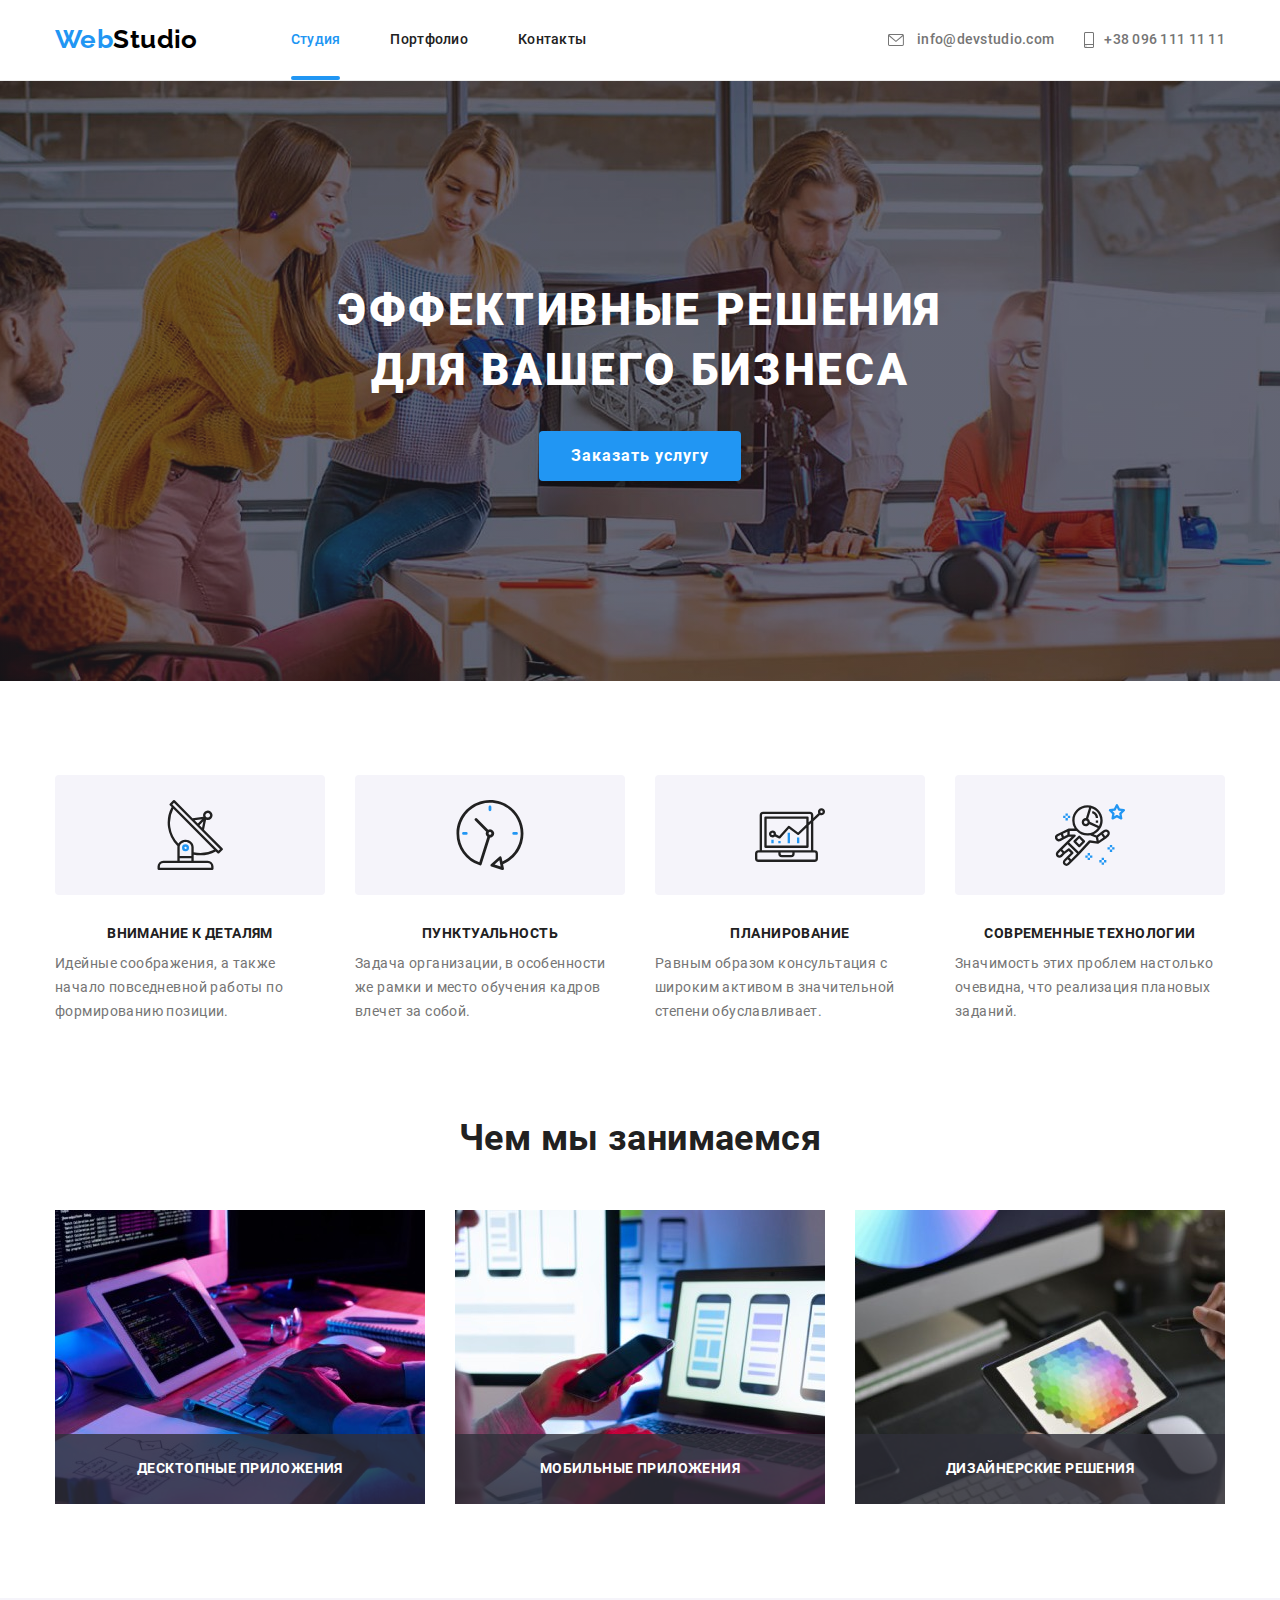
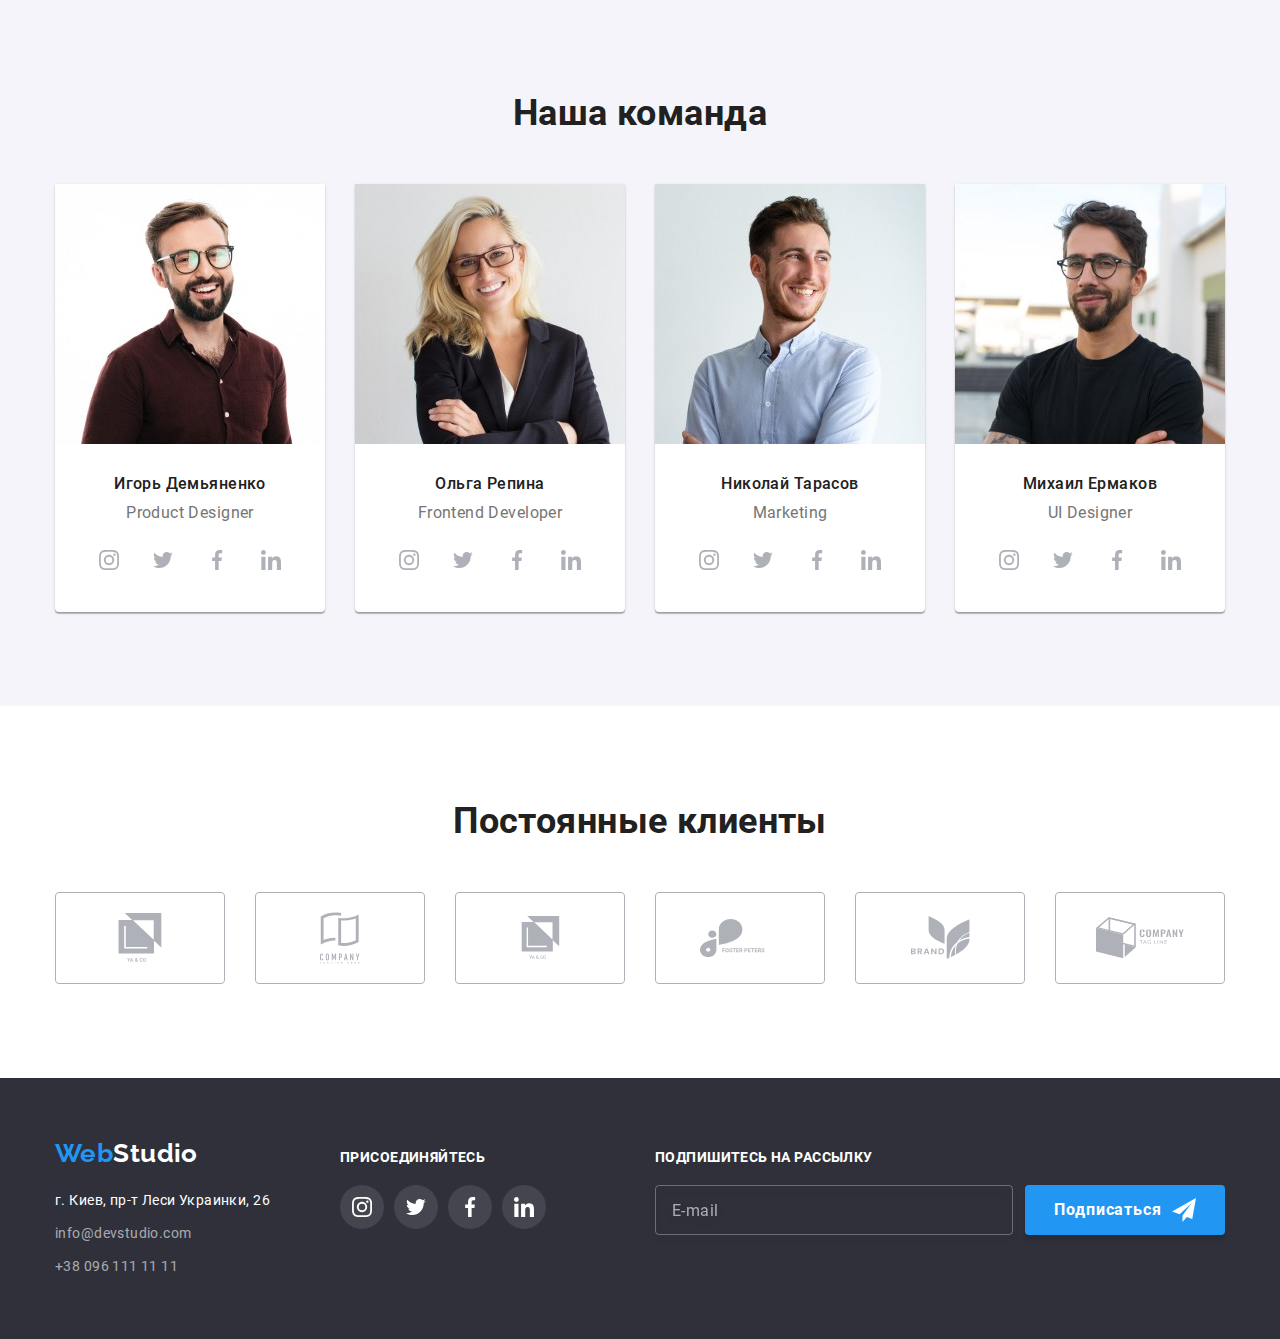
<file: index.html>
<!DOCTYPE html>
<html lang="ru">
	<head>
		<meta charset="UTF-8" />
		<meta http-equiv="X-UA-Compatible" content="IE=edge" />
		<meta name="viewport" content="width=device-width, initial-scale=1.0" />
		<title>WebStudio</title>
		<link rel="stylesheet" href="./css/main.min.css" />
	</head>
	<body data-body>
		<header class="header">
			<div class="header__container container">
				<a href="./index.html" class="header__logo logo link">Web<span class="header__logo--color">Studio</span></a>
				<button class="mobile-btn" type="button" aria-expanded="false" aria-controls="mobile-menu" data-menu-button>
					<svg class="mobile-btn__icon" width="40" height="40" aria-label="Переключатель мобильного меню">
						<use class="mobile-btn__icon-cross" href="./images/icons.svg#icon-close"></use>
						<use class="mobile-btn__icon-menu" href="./images/icons.svg#icon-menu"></use>
					</svg>
				</button>
				<div class="header__box-links" id="mobile-menu" data-menu>
					<nav class="header__nav">
						<ul class="header__nav-list nav-list list">
							<li class="nav-list__item"><a class="nav-list__link nav-list__link--current link" href="">Студия</a></li>
							<li class="nav-list__item"><a class="nav-list__link link" href="./portfolio.html">Портфолио</a></li>
							<li class="nav-list__item"><a class="nav-list__link link" href="">Контакты</a></li>
						</ul>
					</nav>
					<ul class="contacts header__contacts list">
						<li class="contacts__item">
							<a href="mailto:info@devstudio.com" class="contacts__link link">
								<svg class="contacts__icon-envelope contacts__icon">
									<use href="./images/icons.svg#icon-envelope"></use>
								</svg>
								info@devstudio.com</a
							>
						</li>
						<li class="contacts__item">
							<a href="tel:+380961111111" class="contacts__link contacts__link--tel link">
								<svg class="contacts__icon-smartphone contacts__icon">
									<use href="./images/icons.svg#icon-smartphone"></use></svg
								>+38 096 111 11 11</a
							></li
						>
					</ul>
					<ul class="header__social-list list">
						<li class="header__social-item"
							><a
								class="header__social-link link"
								href="https://www.instagram.com/"
								target="_blank"
								rel="noopener nofollow noreferrer"
								>Instagram</a
							>
						</li>
						<li class="header__social-item"
							><a
								class="header__social-link link"
								href="https://twitter.com/"
								target="_blank"
								rel="noopener nofollow noreferrer"
								>Twitter</a
							></li
						>
						<li class="header__social-item"
							><a
								class="header__social-link link"
								href="https://uk-ua.facebook.com/"
								target="_blank"
								rel="noopener nofollow noreferrer"
								>Facebook</a
							></li
						>
						<li class="header__social-item"
							><a
								class="header__social-link link"
								href="https://www.linkedin.com/"
								target="_blank"
								rel="noopener nofollow noreferrer"
								>Linkedin</a
							></li
						>
					</ul>
				</div>
			</div>
		</header>
		<main>
			<section class="hero">
				<h1 class="hero__title">Эффективные решения для вашего бизнеса</h1>
				<button class="hero__btn" type="button" name="заказать услугу" data-modal-open>Заказать услугу</button>
				<div class="backdrop is-hidden" data-modal>
					<div class="modal">
						<button class="modal__btn-close" type="button" data-modal-close>
							<svg class="modal__icon-close" width="18" height="18">
								<use href="./images/icons.svg#icon-close"></use>
							</svg>
						</button>
						<form class="form" autocomplete="off">
							<div class="form__group" aria-labelledby="data-user">
								<p class="form__title" id="data-user">Оставьте свои данные, мы вам перезвоним</p>

								<label class="form__label">
									<span class="form__subtitle">Имя</span>
									<input class="form__input-user" type="text" name="name-user" required />
									<svg class="form__icon-user" width="18" height="18">
										<use href="./images/icons.svg#person-black"></use>
									</svg>
								</label>
								<label class="form__label">
									<span class="form__subtitle">Телефон</span>
									<input class="form__input-user" type="tel" name="tel-user" required />
									<svg class="form__icon-user" width="18" height="18">
										<use href="./images/icons.svg#phone-black"></use>
									</svg>
								</label>
								<label class="form__label">
									<span class="form__subtitle">Почта</span>
									<input class="form__input-user" type="email" name="mail-user" />

									<svg class="form__icon-user" width="18" height="18">
										<use href="./images/icons.svg#email-black"></use>
									</svg>
								</label>
								<label class="form__label form__label--mrg">
									<span class="form__subtitle">Комментарий</span>
									<textarea class="form__input-comment" name="comment" placeholder="Введите текст"></textarea>
								</label>
								<label class="form__check">
									<input class="form__check-user visually-hidden" type="checkbox" name="agreement" required />
									<span class="form__check-txt"
										>Соглашаюсь с рассылкой и принимаю <a class="form__link" href="">Условия договора</a>
									</span>
									<svg class="form__check-icon" width="16" height="15">
										<use href="./images/icons.svg#check-off" class="form__check-off"></use>
										<use href="./images/icons.svg#check-on" class="form__check-on"></use>
									</svg>
								</label>
							</div>
							<button class="form__btn" type="submit">Отправить</button>
						</form>
					</div>
				</div>
			</section>
			<section class="skills skills__section">
				<div class="container">
					<h2 class="visually-hidden">Наши сильные стороны</h2>
					<ul class="skills__list list">
						<li class="skills__item">
							<div class="skills__box-img">
								<svg class="skills__icon skills__icon--size"><use href="./images/icons.svg#icon-antenna"></use></svg>
							</div>
							<h3 class="skills__subtitle">Внимание к деталям</h3>
							<p class="skills__text">
								Идейные соображения, а также начало повседневной работы по формированию позиции.
							</p>
						</li>
						<li class="skills__item">
							<div class="skills__box-img">
								<svg class="skills__icon"><use href="./images/icons.svg#icon-clock-1"></use></svg>
							</div>
							<h3 class="skills__subtitle">Пунктуальность</h3>
							<p class="skills__text">
								Задача организации, в особенности же рамки и место обучения кадров влечет за собой.
							</p>
						</li>
						<li class="skills__item">
							<div class="skills__box-img">
								<svg class="skills__icon"><use href="./images/icons.svg#icon-diagram-1"></use></svg>
							</div>
							<h3 class="skills__subtitle">Планирование</h3>
							<p class="skills__text">
								Равным образом консультация с широким активом в значительной степени обуславливает.
							</p>
						</li>
						<li class="skills__item">
							<div class="skills__box-img">
								<svg class="skills__icon"><use href="./images/icons.svg#icon-astronaut-1"></use></svg>
							</div>
							<h3 class="skills__subtitle">Современные технологии</h3>
							<p class="skills__text">Значимость этих проблем настолько очевидна, что реализация плановых заданий.</p>
						</li>
					</ul>
				</div>
			</section>
			<section class="works">
				<div class="container">
					<h2 class="works__title">Чем мы занимаемся</h2>
					<ul class="works-list list">
						<li class="works-list__item works__item">
							<img
								class="works__img"
								srcset="./images/works/img-1-370.jpg 370w, ./images/works/img-1-740.jpg 740w"
								sizes="(min-width: 1200px) 370px, 100vw"
								src="./images/works/img-1-370.jpg"
								alt="Програмист набирает код"
								width="370"
								height="294"
							/>
							<div class="works__overlay">
								<p class="works__subtitle">Десктопные приложения</p>
							</div>
						</li>
						<li class="works-list__item works__item">
							<img
								class="works__img"
								srcset="./images/works/img-2-370.jpg 370w, ./images/works/img-2-740.jpg 740w"
								sizes="(min-width: 1200px) 370px, 100vw"
								src="./images/works/img-2-370.jpg"
								alt="Адаптивная верстка"
								width="370"
								height="294"
							/>
							<div class="works__overlay">
								<p class="works__subtitle">Мобильные приложения</p>
							</div>
						</li>
						<li class="works-list__item works__item">
							<img
								class="works__img"
								srcset="./images/works/img-3-370.jpg 370w, ./images/works/img-3-740.jpg 740w"
								sizes="(min-width: 1200px) 370px, 100vw"
								src="./images/works/img-3-370.jpg"
								alt="Выбор цвета"
								width="370"
								height="294"
							/>
							<div class="works__overlay">
								<p class="works__subtitle">Дизайнерские решения</p>
							</div>
						</li>
					</ul>
				</div>
			</section>
			<section class="team">
				<div class="container">
					<h2 class="team__title">Наша команда</h2>
					<ul class="works-list list">
						<li class="works-list__item team__item">
							<img
								class="team__img"
								srcset="
									./images/team-mobile/img-1-450.jpg  450w,
									./images/team-mobile/img-1-900.jpg  900w,
									./images/team-tablet/img-1-354.jpg  354w,
									./images/team-tablet/img-1-708.jpg  708w,
									./images/team-desktop/img-1-270.jpg 270w,
									./images/team-desktop/img-1-540.jpg 540w
								"
								sizes="(min-width: 1200px) 270px, (min-width: 768px) 354px, (max-width: 767px) 450px, 100vw"
								src="./images/team-mobile/img-1-450.jpg"
								alt="Игорь Демьяненко"
								width="450"
								height="460"
							/>
							<h3 class="team__name">Игорь Демьяненко</h3>
							<p class="team__prof" lang="en">Product Designer</p>
							<div class="team__social social">
								<ul class="social__list list">
									<li class="social__item">
										<a
											class="social__icon-link social__icon-link--team"
											href="https://www.instagram.com/"
											target="_blank"
											rel="noopener nofollow noreferrer"
											aria-label="instagram"
											><svg class="social__icon">
												<use href="./images/icons.svg#icon-instagram-2"></use></svg
										></a>
									</li>
									<li class="social__item"
										><a
											class="social__icon-link social__icon-link--team"
											href="https://twitter.com/"
											target="_blank"
											rel="noopener nofollow noreferrer"
											aria-label="twitter"
										>
											<svg class="social__icon">
												<use href="./images/icons.svg#icon-twitter"></use></svg></a
									></li>
									<li class="social__item"
										><a
											class="social__icon-link social__icon-link--team"
											href="https://uk-ua.facebook.com/"
											target="_blank"
											rel="noopener nofollow noreferrer"
											aria-label="facebook"
											><svg class="social__icon">
												<use href="./images/icons.svg#icon-facebook-1"></use></svg></a
									></li>
									<li class="social__item"
										><a
											class="social__icon-link social__icon-link--team"
											href="https://www.linkedin.com/"
											target="_blank"
											rel="noopener nofollow noreferrer"
											aria-label="linkedin"
											><svg class="social__icon">
												<use href="./images/icons.svg#icon-linkedin-1"></use></svg></a
									></li>
								</ul>
							</div>
						</li>
						<li class="works-list__item team__item">
							<img
								class="team__img"
								srcset="
									./images/team-mobile/img-2-450.jpg  450w,
									./images/team-mobile/img-2-900.jpg  900w,
									./images/team-tablet/img-2-354.jpg  354w,
									./images/team-tablet/img-2-708.jpg  708w,
									./images/team-desktop/img-2-270.jpg 270w,
									./images/team-desktop/img-2-540.jpg 540w
								"
								sizes="(min-width: 1200px) 270px, (min-width: 768px) 354px, (max-width: 767px) 450px, 100vw"
								src="./images/team-mobile/img-2-450.jpg"
								alt="Ольга Репина"
								width="450"
								height="460"
							/>
							<h3 class="team__name">Ольга Репина</h3>
							<p class="team__prof" lang="en">Frontend Developer</p>
							<div class="team__social social">
								<ul class="social__list list">
									<li class="social__item"
										><a
											class="social__icon-link social__icon-link--team"
											href="https://www.instagram.com/"
											target="_blank"
											rel="noopener nofollow noreferrer"
											aria-label="instagram"
											><svg class="social__icon">
												<use href="./images/icons.svg#icon-instagram-2"></use></svg></a
									></li>
									<li class="social__item"
										><a
											class="social__icon-link social__icon-link--team"
											href="https://twitter.com/"
											target="_blank"
											rel="noopener nofollow noreferrer"
											aria-label="twitter"
										>
											<svg class="social__icon">
												<use href="./images/icons.svg#icon-twitter"></use></svg></a
									></li>
									<li class="social__item"
										><a
											class="social__icon-link social__icon-link--team"
											href="https://uk-ua.facebook.com/"
											target="_blank"
											rel="noopener nofollow noreferrer"
											aria-label="facebook"
											><svg class="social__icon">
												<use href="./images/icons.svg#icon-facebook-1"></use></svg></a
									></li>
									<li class="social__item"
										><a
											class="social__icon-link social__icon-link--team"
											href="https://www.linkedin.com/"
											target="_blank"
											rel="noopener nofollow noreferrer"
											aria-label="linkedin"
											><svg class="social__icon">
												<use href="./images/icons.svg#icon-linkedin-1"></use></svg
										></a>
									</li>
								</ul>
							</div>
						</li>
						<li class="works-list__item team__item">
							<img
								class="team__img"
								srcset="
									./images/team-mobile/img-3-450.jpg  450w,
									./images/team-mobile/img-3-900.jpg  900w,
									./images/team-tablet/img-3-354.jpg  354w,
									./images/team-tablet/img-3-708.jpg  708w,
									./images/team-desktop/img-3-270.jpg 270w,
									./images/team-desktop/img-3-540.jpg 540w
								"
								sizes="(min-width: 1200px) 270px, (min-width: 768px) 354px, (max-width: 767px) 450px, 100vw"
								src="./images/team-mobile/img-3-450.jpg"
								alt="Николай Тарасов"
								width="450"
								height="460"
							/>
							<h3 class="team__name">Николай Тарасов</h3>
							<p class="team__prof" lang="en">Marketing</p>
							<div class="team__social social">
								<ul class="social__list list">
									<li class="social__item"
										><a
											class="social__icon-link social__icon-link--team"
											href="https://www.instagram.com/"
											target="_blank"
											rel="noopener nofollow noreferrer"
											aria-label="instagram"
											><svg class="social__icon">
												<use href="./images/icons.svg#icon-instagram-2"></use></svg
										></a>
									</li>
									<li class="social__item"
										><a
											class="social__icon-link social__icon-link--team"
											href="https://twitter.com/"
											target="_blank"
											rel="noopener nofollow noreferrer"
											aria-label="twitter"
										>
											<svg class="social__icon">
												<use href="./images/icons.svg#icon-twitter"></use></svg></a
									></li>
									<li class="social__item"
										><a
											class="social__icon-link social__icon-link--team"
											href="https://uk-ua.facebook.com/"
											target="_blank"
											rel="noopener nofollow noreferrer"
											aria-label="facebook"
											><svg class="social__icon">
												<use href="./images/icons.svg#icon-facebook-1"></use></svg></a
									></li>
									<li class="social__item"
										><a
											class="social__icon-link social__icon-link--team"
											href="https://www.linkedin.com/"
											target="_blank"
											rel="noopener nofollow noreferrer"
											aria-label="linkedin"
											><svg class="social__icon">
												<use href="./images/icons.svg#icon-linkedin-1"></use></svg
										></a>
									</li>
								</ul>
							</div>
						</li>
						<li class="works-list__item team__item">
							<img
								class="team__img"
								srcset="
									./images/team-mobile/img-4-450.jpg  450w,
									./images/team-mobile/img-4-900.jpg  900w,
									./images/team-tablet/img-4-354.jpg  354w,
									./images/team-tablet/img-4-708.jpg  708w,
									./images/team-desktop/img-4-270.jpg 270w,
									./images/team-desktop/img-4-540.jpg 540w
								"
								sizes="(min-width: 1200px) 270px, (min-width: 768px) 354px, (max-width: 767px) 450px, 100vw"
								src="./images/team-mobile/img-4-450.jpg"
								alt="Михаил Ермаков"
								width="450"
								height="460"
							/>
							<h3 class="team__name">Михаил Ермаков</h3>
							<p class="team__prof" lang="en">UI Designer</p>
							<div class="team__social social">
								<ul class="social__list list">
									<li class="social__item">
										<a
											class="social__icon-link social__icon-link--team"
											href="https://www.instagram.com/"
											target="_blank"
											rel="noopener nofollow noreferrer"
											aria-label="instagram"
											><svg class="social__icon">
												<use href="./images/icons.svg#icon-instagram-2"></use></svg
										></a>
									</li>
									<li class="social__item"
										><a
											class="social__icon-link social__icon-link--team"
											href="https://twitter.com/"
											target="_blank"
											rel="noopener nofollow noreferrer"
											aria-label="twitter"
										>
											<svg class="social__icon">
												<use href="./images/icons.svg#icon-twitter"></use></svg
										></a>
									</li>
									<li class="social__item"
										><a
											class="social__icon-link social__icon-link--team"
											href="https://uk-ua.facebook.com/"
											target="_blank"
											rel="noopener nofollow noreferrer"
											aria-label="facebook"
											><svg class="social__icon">
												<use href="./images/icons.svg#icon-facebook-1"></use></svg
										></a>
									</li>
									<li class="social__item"
										><a
											class="social__icon-link social__icon-link--team"
											href="https://www.linkedin.com/"
											target="_blank"
											rel="noopener nofollow noreferrer"
											aria-label="linkedin"
											><svg class="social__icon">
												<use href="./images/icons.svg#icon-linkedin-1"></use></svg
										></a>
									</li>
								</ul>
							</div>
						</li>
					</ul>
				</div>
			</section>
			<section class="clients">
				<div class="container">
					<h2 class="clients__title">Постоянные клиенты</h2>
					<ul class="clients__list list">
						<li class="clients__item">
							<a class="clients__link" href="">
								<svg class="clients__icon-1 clients__client-icon--fill">
									<use href="./images/icons.svg#icon-client-1"></use>
								</svg>
							</a>
						</li>
						<li class="clients__item"
							><a class="clients__link" href="">
								<svg class="clients__icon-2 clients__client-icon--fill">
									<use href="./images/icons.svg#icon-client-2"></use>
								</svg> </a
						></li>
						<li class="clients__item"
							><a class="clients__link" href="">
								<svg class="clients__icon-3 clients__client-icon--fill">
									<use href="./images/icons.svg#icon-client-1"></use>
								</svg> </a
						></li>
						<li class="clients__item"
							><a class="clients__link" href="">
								<svg class="clients__icon-4 clients__client-icon--fill">
									<use href="./images/icons.svg#icon-client-4"></use>
								</svg> </a
						></li>
						<li class="clients__item"
							><a class="clients__link" href="">
								<svg class="clients__icon-5 clients__client-icon--fill">
									<use href="./images/icons.svg#icon-client-5"></use>
								</svg> </a
						></li>
						<li class="clients__item"
							><a class="clients__link" href="">
								<svg class="clients__icon-6 clients__client-icon--fill">
									<use href="./images/icons.svg#icon-client-6"></use>
								</svg> </a
						></li>
					</ul>
				</div>
			</section>
		</main>
		<footer class="footer">
			<div class="footer__container container">
				<div class="footer__main">
					<div class="footer__main-logo">
						<a href="./index.html" class="footer__logo logo link">Web<span class="footer__logo--color">Studio</span></a>
					</div>
					<address class="address">
						<ul class="address__list list">
							<li class="address__item">
								<a
									href="https://goo.gl/maps/eWLv4sbZ4wouN5dA7"
									target="_blank"
									rel="noopener nofollow noreferrer"
									class="address__city-link address__link link"
								>
									г. Киев, пр-т Леси Украинки, 26
								</a>
							</li>

							<li class="address__item"
								><a href="mailto:info@devstudio.com" class="address__mail-link address__link link"
									>info@devstudio.com</a
								></li
							>
							<li class="address__item"
								><a href="tel:+380961111111" class="address__tel-link address__link link">+38 096 111 11 11</a></li
							>
						</ul>
					</address>
				</div>
				<div class="footer__secondary">
					<strong class="footer__subtitle">Присоединяйтесь</strong>
					<div class="social">
						<ul class="social__list list">
							<li class="social__item">
								<a
									class="social__icon-link social__icon-link--footer"
									href="https://www.instagram.com/"
									target="_blank"
									rel="noopener nofollow noreferrer"
									aria-label="instagram"
									><svg class="social__icon">
										<use href="./images/icons.svg#icon-instagram-2"></use></svg></a
							></li>
							<li class="social__item"
								><a
									class="social__icon-link social__icon-link--footer"
									href="https://twitter.com/"
									target="_blank"
									rel="noopener nofollow noreferrer"
									aria-label="twitter"
								>
									<svg class="social__icon">
										<use href="./images/icons.svg#icon-twitter"></use></svg></a
							></li>
							<li class="social__item"
								><a
									class="social__icon-link social__icon-link--footer"
									href="https://uk-ua.facebook.com/"
									target="_blank"
									rel="noopener nofollow noreferrer"
									aria-label="facebook"
									><svg class="social__icon">
										<use href="./images/icons.svg#icon-facebook-1"></use></svg></a
							></li>
							<li class="social__item"
								><a
									class="social__icon-link social__icon-link--footer"
									href="https://www.linkedin.com/"
									target="_blank"
									rel="noopener nofollow noreferrer"
									aria-label="linkedin"
									><svg class="social__icon">
										<use href="./images/icons.svg#icon-linkedin-1"></use></svg></a
							></li>
						</ul>
					</div>
				</div>
				<div class="footer__third">
					<strong class="footer__subtitle">Подпишитесь на рассылку</strong>
					<form class="subscribe" autocomplete="off">
						<label class="subscribe__label">
							<input class="subscribe__input" type="email" name="email" placeholder="E-mail" required />
						</label>
						<button class="subscribe__btn-submit" type="submit">Подписаться</button>
					</form>
				</div>
			</div>
		</footer>
		<script src="./js/mobile-menu.js"></script>
		<script src="./js/modal.js"></script>
	</body>
</html>
</file>
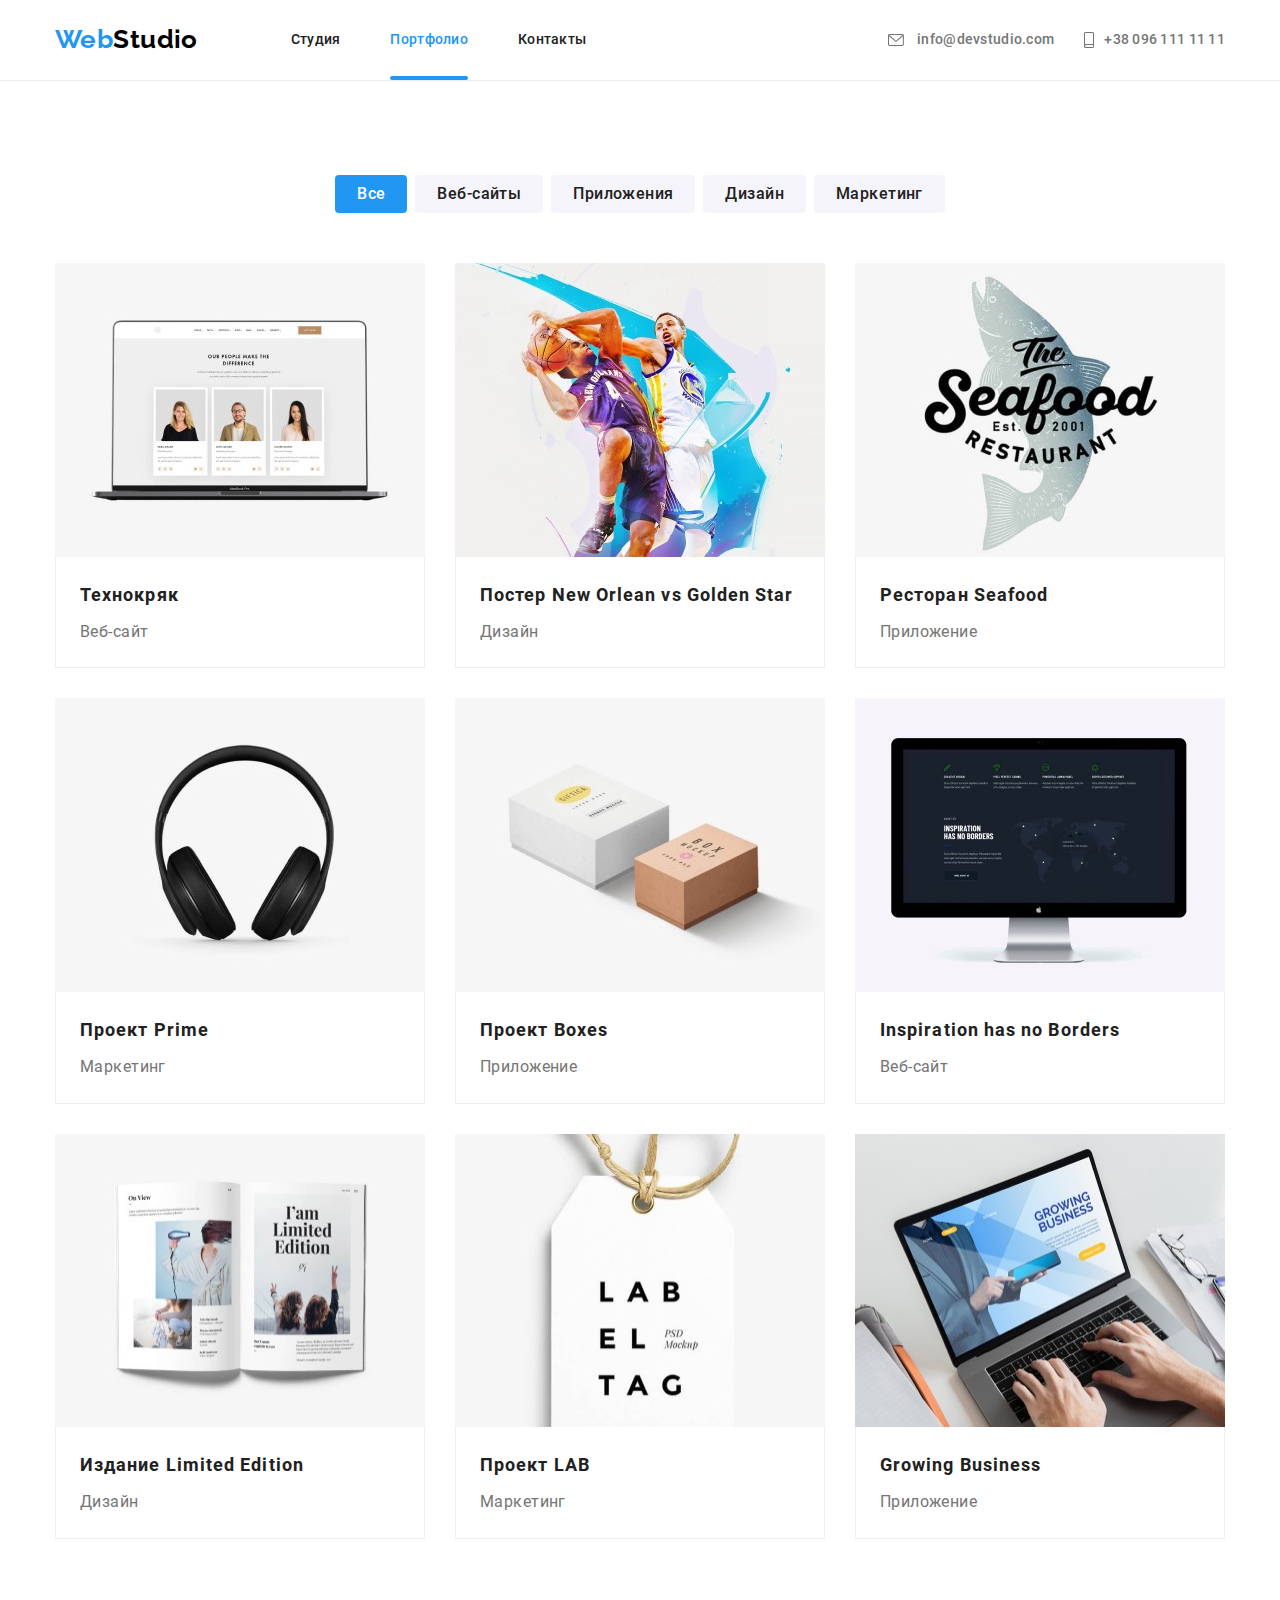
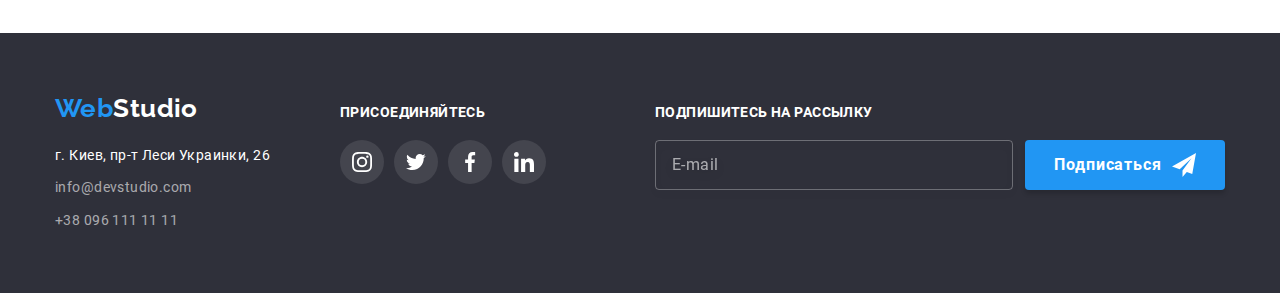
<file: portfolio.html>
<!DOCTYPE html>
<html lang="ru">
	<head>
		<meta charset="UTF-8" />
		<meta http-equiv="X-UA-Compatible" content="IE=edge" />
		<meta name="viewport" content="width=device-width, initial-scale=1.0" />
		<title>WebStudio</title>
		<link rel="stylesheet" href="./css/main.min.css" />
	</head>
	<body data-body>
		<header class="header">
			<div class="header__container container">
				<a href="./index.html" class="header__logo logo link">Web<span class="header__logo--color">Studio</span></a>
				<button class="mobile-btn" type="button" aria-expanded="false" aria-controls="mobile-menu" data-menu-button>
					<svg class="mobile-btn__icon" width="40" height="40" aria-label="Переключатель мобильного меню">
						<use class="mobile-btn__icon-cross" href="./images/icons.svg#icon-close"></use>
						<use class="mobile-btn__icon-menu" href="./images/icons.svg#icon-menu"></use>
					</svg>
				</button>
				<div class="header__box-links" id="mobile-menu" data-menu>
					<nav class="header__nav">
						<ul class="header__nav-list nav-list list">
							<li class="nav-list__item"><a class="nav-list__link link" href="./index.html">Студия</a></li>
							<li class="nav-list__item"
								><a class="nav-list__link nav-list__link--current link" href="">Портфолио</a></li
							>
							<li class="nav-list__item"><a class="nav-list__link link" href="">Контакты</a></li>
						</ul>
					</nav>
					<ul class="contacts header__contacts list">
						<li class="contacts__item">
							<a href="mailto:info@devstudio.com" class="contacts__link link">
								<svg class="contacts__icon-envelope contacts__icon">
									<use href="./images/icons.svg#icon-envelope"></use>
								</svg>
								info@devstudio.com</a
							>
						</li>
						<li class="contacts__item">
							<a href="tel:+380961111111" class="contacts__link contacts__link--tel link">
								<svg class="contacts__icon-smartphone contacts__icon">
									<use href="./images/icons.svg#icon-smartphone"></use></svg
								>+38 096 111 11 11</a
							></li
						>
					</ul>
					<ul class="header__social-list list">
						<li class="header__social-item"
							><a
								class="header__social-link link"
								href="https://www.instagram.com/"
								target="_blank"
								rel="noopener nofollow noreferrer"
								>Instagram</a
							>
						</li>
						<li class="header__social-item"
							><a
								class="header__social-link link"
								href="https://twitter.com/"
								target="_blank"
								rel="noopener nofollow noreferrer"
								>Twitter</a
							></li
						>
						<li class="header__social-item"
							><a
								class="header__social-link link"
								href="https://uk-ua.facebook.com/"
								target="_blank"
								rel="noopener nofollow noreferrer"
								>Facebook</a
							></li
						>
						<li class="header__social-item"
							><a
								class="header__social-link link"
								href="https://www.linkedin.com/"
								target="_blank"
								rel="noopener nofollow noreferrer"
								>Linkedin</a
							></li
						>
					</ul>
				</div>
			</div>
		</header>
		<main>
			<section class="section">
				<div class="container">
					<h1 class="visually-hidden">Наши проекты</h1>
					<ul class="filter list">
						<li class="filter__item"
							><button class="filter__button filter__button--current" type="button" name="все">Все</button></li
						>
						<li class="filter__item"
							><button class="filter__button" type="button" name="веб-сайты">Веб-сайты</button></li
						>
						<li class="filter__item">
							<button class="filter__button" type="button" name="приложения">Приложения</button>
						</li>
						<li class="filter__item"><button class="filter__button" type="button" name="дизайн">Дизайн</button></li>
						<li class="filter__item"
							><button class="filter__button" type="button" name="маркетинг">Маркетинг</button></li
						>
					</ul>
					<ul class="cards-list works-list list">
						<li class="works-list__item">
							<a href="" class="cards-list__link">
								<div class="cards-list__thumb">
									<picture>
										<source
											media="(min-width: 1200px)"
											srcset="./images/portfolio-desktop/img-1.jpg 1x, ./images/portfolio-desktop/img-1@2x.jpg 2x"
											type="image/jpg" />
										<source
											media="(min-width: 768px)"
											srcset="./images/portfolio-tablet/img-1.jpg 1x, ./images/portfolio-tablet/img-1@2x.jpg 2x"
											type="image/jpg" />
										<source
											media="(max-width: 767px)"
											srcset="./images/portfolio-mobile/img-1.jpg 1x, ./images/portfolio-mobile/img-1@2x.jpg 2x"
											type="image/jpg" />
										<img
											class="cards-list__img"
											src="./images/portfolio-mobile/img-1.jpg"
											alt="Технокряк (Дизайн)"
											width="450"
											height="294"
									/></picture>

									<div class="cards-list__overlay">
										<p class="cards-list__txt-overlay"
											>Ресурс предлагает комплексные предложения с разным уровнем функционала и сервисов. Все это
											позволит посетителю получить исчерпывающие сведения<br />
											о компании или частном лице.</p
										>
									</div>
								</div>

								<div class="cards-list__box-txt">
									<h2 class="cards-list__title">Технокряк</h2>
									<p class="cards-list__text">Веб-сайт</p>
								</div>
							</a>
						</li>
						<li class="works-list__item">
							<a href="" class="cards-list__link">
								<div class="cards-list__thumb">
									<picture>
										<source
											media="(min-width: 1200px)"
											srcset="./images/portfolio-desktop/img-2.jpg 1x, ./images/portfolio-desktop/img-2@2x.jpg 2x"
											type="image/jpg" />
										<source
											media="(min-width: 768px)"
											srcset="./images/portfolio-tablet/img-2.jpg 1x, ./images/portfolio-tablet/img-2@2x.jpg 2x"
											type="image/jpg" />
										<source
											media="(max-width: 767px)"
											srcset="./images/portfolio-mobile/img-2.jpg 1x, ./images/portfolio-mobile/img-2@2x.jpg 2x"
											type="image/jpg" />
										<img
											class="cards-list__img"
											src="./images/portfolio-mobile/img-2.jpg"
											alt="New Orlean vs Golden Star (Постер)"
											width="450"
											height="294"
									/></picture>

									<div class="cards-list__overlay">
										<p class="cards-list__txt-overlay"
											>Ресурс предлагает комплексные предложения с разным уровнем функционала и сервисов. Все это
											позволит посетителю получить исчерпывающие сведения<br />
											о компании или частном лице.</p
										>
									</div>
								</div>
								<div class="cards-list__box-txt">
									<h2 class="cards-list__title">Постер New Orlean vs Golden Star</h2>
									<p class="cards-list__text">Дизайн</p>
								</div>
							</a>
						</li>
						<li class="works-list__item">
							<a href="" class="cards-list__link">
								<div class="cards-list__thumb">
									<picture>
										<source
											media="(min-width: 1200px)"
											srcset="./images/portfolio-desktop/img-3.jpg 1x, ./images/portfolio-desktop/img-3@2x.jpg 2x"
											type="image/jpg" />
										<source
											media="(min-width: 768px)"
											srcset="./images/portfolio-tablet/img-3.jpg 1x, ./images/portfolio-tablet/img-3@2x.jpg 2x"
											type="image/jpg" />
										<source
											media="(max-width: 767px)"
											srcset="./images/portfolio-mobile/img-3.jpg 1x, ./images/portfolio-mobile/img-3@2x.jpg 2x"
											type="image/jpg" />
										<img
											class="cards-list__img"
											src="./images/portfolio-mobile/img-3.jpg"
											alt="Ресторан Seafood (Приложение)"
											width="450"
											height="294"
									/></picture>

									<div class="cards-list__overlay">
										<p class="cards-list__txt-overlay"
											>Ресурс предлагает комплексные предложения с разным уровнем функционала и сервисов. Все это
											позволит посетителю получить исчерпывающие сведения<br />
											о компании или частном лице.</p
										>
									</div></div
								>

								<div class="cards-list__box-txt">
									<h2 class="cards-list__title">Ресторан Seafood</h2>
									<p class="cards-list__text">Приложение</p>
								</div>
							</a>
						</li>
						<li class="works-list__item">
							<a href="" class="cards-list__link">
								<div class="cards-list__thumb">
									<picture>
										<source
											media="(min-width: 1200px)"
											srcset="./images/portfolio-desktop/img-4.jpg 1x, ./images/portfolio-desktop/img-4@2x.jpg 2x"
											type="image/jpg" />
										<source
											media="(min-width: 768px)"
											srcset="./images/portfolio-tablet/img-4.jpg 1x, ./images/portfolio-tablet/img-4@2x.jpg 2x"
											type="image/jpg" />
										<source
											media="(max-width: 767px)"
											srcset="./images/portfolio-mobile/img-4.jpg 1x, ./images/portfolio-mobile/img-4@2x.jpg 2x"
											type="image/jpg" />
										<img
											class="cards-list__img"
											src="./images/portfolio-mobile/img-4.jpg"
											alt="Проект Prime (Маркетинг)"
											width="450"
											height="294"
									/></picture>

									<div class="cards-list__overlay">
										<p class="cards-list__txt-overlay"
											>Ресурс предлагает комплексные предложения с разным уровнем функционала и сервисов. Все это
											позволит посетителю получить исчерпывающие сведения<br />
											о компании или частном лице.</p
										>
									</div></div
								>

								<div class="cards-list__box-txt">
									<h2 class="cards-list__title">Проект Prime</h2>
									<p class="cards-list__text">Маркетинг</p>
								</div>
							</a>
						</li>
						<li class="works-list__item">
							<a href="" class="cards-list__link">
								<div class="cards-list__thumb">
									<picture>
										<source
											media="(min-width: 1200px)"
											srcset="./images/portfolio-desktop/img-5.jpg 1x, ./images/portfolio-desktop/img-5@2x.jpg 2x"
											type="image/jpg" />
										<source
											media="(min-width: 768px)"
											srcset="./images/portfolio-tablet/img-5.jpg 1x, ./images/portfolio-tablet/img-5@2x.jpg 2x"
											type="image/jpg" />
										<source
											media="(max-width: 767px)"
											srcset="./images/portfolio-mobile/img-5.jpg 1x, ./images/portfolio-mobile/img-5@2x.jpg 2x"
											type="image/jpg" />
										<img
											class="cards-list__img"
											src="./images/portfolio-mobile/img-5.jpg"
											alt="Проект Boxes (Приложение)"
											width="450"
											height="294"
									/></picture>

									<div class="cards-list__overlay">
										<p class="cards-list__txt-overlay"
											>Ресурс предлагает комплексные предложения с разным уровнем функционала и сервисов. Все это
											позволит посетителю получить исчерпывающие сведения<br />
											о компании или частном лице.</p
										>
									</div></div
								>
								<div class="cards-list__box-txt">
									<h2 class="cards-list__title">Проект Boxes</h2>
									<p class="cards-list__text">Приложение</p>
								</div>
							</a>
						</li>
						<li class="works-list__item">
							<a href="" class="cards-list__link">
								<div class="cards-list__thumb">
									<picture>
										<source
											media="(min-width: 1200px)"
											srcset="./images/portfolio-desktop/img-6.jpg 1x, ./images/portfolio-desktop/img-6@2x.jpg 2x"
											type="image/jpg" />
										<source
											media="(min-width: 768px)"
											srcset="./images/portfolio-tablet/img-6.jpg 1x, ./images/portfolio-tablet/img-6@2x.jpg 2x"
											type="image/jpg" />
										<source
											media="(max-width: 767px)"
											srcset="./images/portfolio-mobile/img-6.jpg 1x, ./images/portfolio-mobile/img-6@2x.jpg 2x"
											type="image/jpg" />
										<img
											class="cards-list__img"
											src="./images/portfolio-mobile/img-6.jpg"
											alt="Inspiration has no Borders (Веб-сайт)"
											width="450"
											height="294"
									/></picture>
									<div class="cards-list__overlay">
										<p class="cards-list__txt-overlay"
											>Ресурс предлагает комплексные предложения с разным уровнем функционала и сервисов. Все это
											позволит посетителю получить исчерпывающие сведения<br />
											о компании или частном лице.</p
										>
									</div></div
								>

								<div class="cards-list__box-txt">
									<h2 class="cards-list__title">Inspiration has no Borders</h2>
									<p class="cards-list__text">Веб-сайт</p>
								</div>
							</a>
						</li>
						<li class="works-list__item">
							<a href="" class="cards-list__link">
								<div class="cards-list__thumb">
									<picture>
										<source
											media="(min-width: 1200px)"
											srcset="./images/portfolio-desktop/img-7.jpg 1x, ./images/portfolio-desktop/img-7@2x.jpg 2x"
											type="image/jpg" />
										<source
											media="(min-width: 768px)"
											srcset="./images/portfolio-tablet/img-7.jpg 1x, ./images/portfolio-tablet/img-7@2x.jpg 2x"
											type="image/jpg" />
										<source
											media="(max-width: 767px)"
											srcset="./images/portfolio-mobile/img-7.jpg 1x, ./images/portfolio-mobile/img-7@2x.jpg 2x"
											type="image/jpg" />
										<img
											class="cards-list__img"
											src="./images/portfolio-mobile/img-7.jpg"
											alt="Издание Limited Edition (Дизайн)"
											width="450"
											height="294"
									/></picture>

									<div class="cards-list__overlay">
										<p class="cards-list__txt-overlay"
											>Ресурс предлагает комплексные предложения с разным уровнем функционала и сервисов. Все это
											позволит посетителю получить исчерпывающие сведения<br />
											о компании или частном лице.</p
										>
									</div></div
								>

								<div class="cards-list__box-txt">
									<h2 class="cards-list__title">Издание Limited Edition</h2>
									<p class="cards-list__text">Дизайн</p>
								</div>
							</a>
						</li>
						<li class="works-list__item">
							<a href="" class="cards-list__link">
								<div class="cards-list__thumb">
									<picture>
										<source
											media="(min-width: 1200px)"
											srcset="./images/portfolio-desktop/img-8.jpg 1x, ./images/portfolio-desktop/img-8@2x.jpg 2x"
											type="image/jpg" />
										<source
											media="(min-width: 768px)"
											srcset="./images/portfolio-tablet/img-8.jpg 1x, ./images/portfolio-tablet/img-8@2x.jpg 2x"
											type="image/jpg" />
										<source
											media="(max-width: 767px)"
											srcset="./images/portfolio-mobile/img-8.jpg 1x, ./images/portfolio-mobile/img-8@2x.jpg 2x"
											type="image/jpg" />
										<img
											class="cards-list__img"
											src="./images/portfolio-mobile/img-8.jpg"
											alt="Проект LAB (Маркетинг)"
											width="450"
											height="294"
									/></picture>

									<div class="cards-list__overlay">
										<p class="cards-list__txt-overlay"
											>Ресурс предлагает комплексные предложения с разным уровнем функционала и сервисов. Все это
											позволит посетителю получить исчерпывающие сведения<br />
											о компании или частном лице.</p
										>
									</div></div
								>

								<div class="cards-list__box-txt">
									<h2 class="cards-list__title">Проект LAB</h2>
									<p class="cards-list__text">Маркетинг</p>
								</div>
							</a>
						</li>
						<li class="works-list__item">
							<a href="" class="cards-list__link">
								<div class="cards-list__thumb">
									<picture>
										<source
											media="(min-width: 1200px)"
											srcset="./images/portfolio-desktop/img-9.jpg 1x, ./images/portfolio-desktop/img-9@2x.jpg 2x"
											type="image/jpg" />
										<source
											media="(min-width: 768px)"
											srcset="./images/portfolio-tablet/img-9.jpg 1x, ./images/portfolio-tablet/img-9@2x.jpg 2x"
											type="image/jpg" />
										<source
											media="(max-width: 767px)"
											srcset="./images/portfolio-mobile/img-9.jpg 1x, ./images/portfolio-mobile/img-9@2x.jpg 2x"
											type="image/jpg" />
										<img
											class="cards-list__img"
											src="./images/portfolio-mobile/img-9.jpg"
											alt="Growing Business (Приложение)"
											width="450"
											height="294"
									/></picture>

									<div class="cards-list__overlay">
										<p class="cards-list__txt-overlay"
											>Ресурс предлагает комплексные предложения с разным уровнем функционала и сервисов. Все это
											позволит посетителю получить исчерпывающие сведения<br />
											о компании или частном лице.</p
										>
									</div></div
								>

								<div class="cards-list__box-txt">
									<h2 class="cards-list__title">Growing Business</h2>
									<p class="cards-list__text">Приложение</p>
								</div>
							</a>
						</li>
					</ul>
				</div>
			</section>
		</main>
		<footer class="footer">
			<div class="footer__container container">
				<div class="footer__main">
					<div class="footer__main-logo">
						<a href="./index.html" class="footer__logo logo link">Web<span class="footer__logo--color">Studio</span></a>
					</div>
					<address class="address">
						<ul class="address__list list">
							<li class="address__item">
								<a
									href="https://goo.gl/maps/eWLv4sbZ4wouN5dA7"
									target="_blank"
									rel="noopener nofollow noreferrer"
									class="address__city-link address__link link"
								>
									г. Киев, пр-т Леси Украинки, 26
								</a>
							</li>

							<li class="address__item"
								><a href="mailto:info@devstudio.com" class="address__mail-link address__link link"
									>info@devstudio.com</a
								></li
							>
							<li class="address__item"
								><a href="tel:+380961111111" class="address__tel-link address__link link">+38 096 111 11 11</a></li
							>
						</ul>
					</address>
				</div>
				<div class="footer__secondary">
					<strong class="footer__subtitle">Присоединяйтесь</strong>
					<div class="social">
						<ul class="social__list list">
							<li class="social__item">
								<a
									class="social__icon-link social__icon-link--footer"
									href="https://www.instagram.com/"
									target="_blank"
									rel="noopener nofollow noreferrer"
									aria-label="instagram"
									><svg class="social__icon">
										<use href="./images/icons.svg#icon-instagram-2"></use></svg></a
							></li>
							<li class="social__item"
								><a
									class="social__icon-link social__icon-link--footer"
									href="https://twitter.com/"
									target="_blank"
									rel="noopener nofollow noreferrer"
									aria-label="twitter"
								>
									<svg class="social__icon">
										<use href="./images/icons.svg#icon-twitter"></use></svg></a
							></li>
							<li class="social__item"
								><a
									class="social__icon-link social__icon-link--footer"
									href="https://uk-ua.facebook.com/"
									target="_blank"
									rel="noopener nofollow noreferrer"
									aria-label="facebook"
									><svg class="social__icon">
										<use href="./images/icons.svg#icon-facebook-1"></use></svg></a
							></li>
							<li class="social__item"
								><a
									class="social__icon-link social__icon-link--footer"
									href="https://www.linkedin.com/"
									target="_blank"
									rel="noopener nofollow noreferrer"
									aria-label="linkedin"
									><svg class="social__icon">
										<use href="./images/icons.svg#icon-linkedin-1"></use></svg></a
							></li>
						</ul>
					</div>
				</div>
				<div class="footer__third">
					<strong class="footer__subtitle">Подпишитесь на рассылку</strong>
					<form class="subscribe" autocomplete="off">
						<label class="subscribe__label">
							<input class="subscribe__input" type="email" name="email" placeholder="E-mail" required />
						</label>
						<button class="subscribe__btn-submit" type="submit">Подписаться</button>
					</form>
				</div>
			</div>
		</footer>
		<script src="./js/mobile-menu.js"></script>
	</body>
</html>
</file>
<file: css/main.min.css>
/*! modern-normalize v1.1.0 | MIT License | https://github.com/sindresorhus/modern-normalize */*,::before,::after{-webkit-box-sizing:border-box;box-sizing:border-box}html{line-height:1.15;-webkit-text-size-adjust:100%;-moz-tab-size:4;-o-tab-size:4;tab-size:4}body{margin:0;font-family:system-ui,-apple-system,"Segoe UI",Roboto,Helvetica,Arial,sans-serif,"Apple Color Emoji","Segoe UI Emoji"}hr{height:0;color:inherit}abbr[title]{-webkit-text-decoration:underline dotted;text-decoration:underline dotted}b,strong{font-weight:bolder}code,kbd,samp,pre{font-family:ui-monospace,SFMono-Regular,Consolas,"Liberation Mono",Menlo,monospace;font-size:1em}small{font-size:80%}sub,sup{font-size:75%;line-height:0;position:relative;vertical-align:baseline}sub{bottom:-0.25em}sup{top:-0.5em}table{text-indent:0;border-color:inherit}button,input,optgroup,select,textarea{font-family:inherit;font-size:100%;line-height:1.15;margin:0}button,select{text-transform:none}button,[type=button],[type=reset],[type=submit]{-webkit-appearance:button}::-moz-focus-inner{border-style:none;padding:0}:-moz-focusring{outline:1px dotted ButtonText}:-moz-ui-invalid{box-shadow:none}legend{padding:0}progress{vertical-align:baseline}::-webkit-inner-spin-button,::-webkit-outer-spin-button{height:auto}[type=search]{-webkit-appearance:textfield;outline-offset:-2px}::-webkit-search-decoration{-webkit-appearance:none}::-webkit-file-upload-button{-webkit-appearance:button;font:inherit}summary{display:list-item}@font-face{font-family:"Raleway";font-style:normal;font-weight:400;src:url("../fonts/raleway-v27-latin-regular.eot");src:local(""),url("../fonts/raleway-v27-latin-regular.eot?#iefix") format("embedded-opentype"),url("../fonts/raleway-v27-latin-regular.woff2") format("woff2"),url("../fonts/raleway-v27-latin-regular.woff") format("woff"),url("../fonts/raleway-v27-latin-regular.ttf") format("truetype"),url("../fonts/raleway-v27-latin-regular.svg#Raleway") format("svg")}@font-face{font-family:"Raleway";font-style:normal;font-weight:700;src:url("../fonts/raleway-v27-latin-700.eot");src:local(""),url("../fonts/raleway-v27-latin-700.eot?#iefix") format("embedded-opentype"),url("../fonts/raleway-v27-latin-700.woff2") format("woff2"),url("../fonts/raleway-v27-latin-700.woff") format("woff"),url("../fonts/raleway-v27-latin-700.ttf") format("truetype"),url("../fonts/raleway-v27-latin-700.svg#Raleway") format("svg")}@font-face{font-family:"Roboto";font-style:normal;font-weight:400;src:url("../fonts/roboto-v30-latin_cyrillic-regular.eot");src:local(""),url("../fonts/roboto-v30-latin_cyrillic-regular.eot?#iefix") format("embedded-opentype"),url("../fonts/roboto-v30-latin_cyrillic-regular.woff2") format("woff2"),url("../fonts/roboto-v30-latin_cyrillic-regular.woff") format("woff"),url("../fonts/roboto-v30-latin_cyrillic-regular.ttf") format("truetype"),url("../fonts/roboto-v30-latin_cyrillic-regular.svg#Roboto") format("svg")}@font-face{font-family:"Roboto";font-style:normal;font-weight:500;src:url("../fonts/roboto-v30-latin_cyrillic-500.eot");src:local(""),url("../fonts/roboto-v30-latin_cyrillic-500.eot?#iefix") format("embedded-opentype"),url("../fonts/roboto-v30-latin_cyrillic-500.woff2") format("woff2"),url("../fonts/roboto-v30-latin_cyrillic-500.woff") format("woff"),url("../fonts/roboto-v30-latin_cyrillic-500.ttf") format("truetype"),url("../fonts/roboto-v30-latin_cyrillic-500.svg#Roboto") format("svg")}@font-face{font-family:"Roboto";font-style:normal;font-weight:700;src:url("../fonts/roboto-v30-latin_cyrillic-700.eot");src:local(""),url("../fonts/roboto-v30-latin_cyrillic-700.eot?#iefix") format("embedded-opentype"),url("../fonts/roboto-v30-latin_cyrillic-700.woff2") format("woff2"),url("../fonts/roboto-v30-latin_cyrillic-700.woff") format("woff"),url("../fonts/roboto-v30-latin_cyrillic-700.ttf") format("truetype"),url("../fonts/roboto-v30-latin_cyrillic-700.svg#Roboto") format("svg")}@font-face{font-family:"Roboto";font-style:normal;font-weight:900;src:url("../fonts/roboto-v30-latin_cyrillic-900.eot");src:local(""),url("../fonts/roboto-v30-latin_cyrillic-900.eot?#iefix") format("embedded-opentype"),url("../fonts/roboto-v30-latin_cyrillic-900.woff2") format("woff2"),url("../fonts/roboto-v30-latin_cyrillic-900.woff") format("woff"),url("../fonts/roboto-v30-latin_cyrillic-900.ttf") format("truetype"),url("../fonts/roboto-v30-latin_cyrillic-900.svg#Roboto") format("svg")}:root{--brand-color: #2196f3;--black-logo: #000000;--button-hover: #188ce8;--title: #212121;--text-white: #ffffff;--text: #757575;--footer-contact: rgba(255, 255, 255, 0.6);--header-border: #ececec;--projects-border: #eeeeee;--main-bg: #ffffff;--bg-team-filters: #f5f4fa;--bg-hero-footer: #2f303a;--bg-hero: #c4c4c4;--hero-gradient: rgba(47, 48, 58, 0.4);--bg-works: rgba(47, 48, 58, 0.8);--bg-backdrop: rgba(0, 0, 0, 0.2);--social-links: #afb1b8;--bg-footer-icon: rgba(255, 255, 255, 0.1);--icon-modal: #212121;--cards-gap: 30px;--qty-cards: 3;--link-transition-color: color 250ms cubic-bezier(0.4, 0, 0.2, 1);--timing-function: cubic-bezier(0.4, 0, 0.2, 1)}.visually-hidden{position:absolute;width:1px;height:1px;margin:-1px;border:0;padding:0;white-space:nowrap;-webkit-clip-path:inset(100%);clip-path:inset(100%);clip:rect(0 0 0 0);overflow:hidden}@media screen and (min-width: 1200px){.clients,.team,.works,.skills{padding-top:94px;padding-bottom:94px}}@media screen and (max-width: 1199px){.clients,.team,.skills{padding-top:60px;padding-bottom:60px}}.hero__btn,.subscribe__btn-submit,.form__btn{font-weight:700;font-size:16px;line-height:1.88;letter-spacing:.06em;border:none;border-radius:4px;color:var(--text-white);background-color:var(--brand-color);-webkit-box-shadow:0px 4px 4px rgba(0,0,0,.15);box-shadow:0px 4px 4px rgba(0,0,0,.15);cursor:pointer;-webkit-transition:background-color 250ms cubic-bezier(0.4, 0, 0.2, 1);transition:background-color 250ms cubic-bezier(0.4, 0, 0.2, 1);-webkit-transform:scale(1);transform:scale(1);-webkit-transition:-webkit-transform 125ms var(--timing-function);transition:-webkit-transform 125ms var(--timing-function);transition:transform 125ms var(--timing-function);transition:transform 125ms var(--timing-function), -webkit-transform 125ms var(--timing-function);cursor:pointer}.hero__btn:hover,.subscribe__btn-submit:hover,.form__btn:hover,.hero__btn:focus,.subscribe__btn-submit:focus,.form__btn:focus{background-color:var(--button-hover);-webkit-transform:scale(1.05);transform:scale(1.05)}@media screen and (min-width: 1200px){.clients__title,.team__title,.works__title{font-weight:700;font-size:36px;line-height:1.17;text-align:center}}@media screen and (max-width: 1199px){.clients__title,.team__title{font-weight:700;font-size:28px;line-height:1.18;text-align:center}}.footer__subtitle,.works__subtitle,.skills__subtitle{font-weight:700;font-size:14px;line-height:1.17;text-transform:uppercase}body{color:var(--title);background-color:var(--main-bg);font-family:Roboto,sans-serif;font-size:14px;line-height:1.71;letter-spacing:.03em}body.no-scroll{overflow:hidden}h1,h2,h3,h4,p{margin:0}img{display:block;max-width:100%;height:auto}.list{list-style:none;margin:0;padding:0}.link{text-decoration:none}.works-list{display:-webkit-box;display:-ms-flexbox;display:flex;-ms-flex-wrap:wrap;flex-wrap:wrap;margin:calc(-1*var(--cards-gap)/2)}.works-list__item{-ms-flex-preferred-size:calc(100%/var(--qty-cards) - var(--cards-gap));flex-basis:calc(100%/var(--qty-cards) - var(--cards-gap));margin:calc(var(--cards-gap)/2)}.logo{color:var(--brand-color);font-family:"Raleway";font-weight:700;font-size:26px;line-height:1.19}@media screen and (max-width: 1199px){.logo{font-size:24px;line-height:1.17}}.button{font-weight:700;font-size:16px;line-height:1.88;letter-spacing:.06em;border:none;border-radius:4px;color:var(--text-white);background-color:var(--brand-color);-webkit-box-shadow:0px 4px 4px rgba(0,0,0,.15);box-shadow:0px 4px 4px rgba(0,0,0,.15);-webkit-transform:scale(1);transform:scale(1);-webkit-transition:-webkit-transform 125ms var(--timing-function);transition:-webkit-transform 125ms var(--timing-function);transition:transform 125ms var(--timing-function);transition:transform 125ms var(--timing-function), -webkit-transform 125ms var(--timing-function);cursor:pointer}.button:hover,.button:focus{background-color:var(--button-hover);-webkit-transform:scale(1.05);transform:scale(1.05)}.container{width:100%;margin-right:auto;margin-left:auto;padding-left:15px;padding-right:15px}@media screen and (min-width: 480px){.container{max-width:480px}}@media screen and (min-width: 768px){.container{max-width:768px}}@media screen and (min-width: 1200px){.container{max-width:1200px}}@media screen and (min-width: 1200px){.section{padding-top:94px;padding-bottom:94px}}@media screen and (max-width: 1199px){.section{padding-top:60px;padding-bottom:60px}}.social__icon{display:block;width:20px;height:20px;fill:currentColor}.social__list{display:-webkit-box;display:-ms-flexbox;display:flex;-ms-flex-wrap:wrap;flex-wrap:wrap;gap:10px;-webkit-box-pack:center;-ms-flex-pack:center;justify-content:center;-webkit-box-align:center;-ms-flex-align:center;align-items:center}.social__item{display:-webkit-box;display:-ms-flexbox;display:flex;-webkit-box-align:center;-ms-flex-align:center;align-items:center;-webkit-box-pack:center;-ms-flex-pack:center;justify-content:center}.social__icon-link{padding:12px}.social__icon-link:hover,.social__icon-link:focus{background-color:var(--brand-color);border-radius:50%;color:var(--text-white);-webkit-animation:rotation 2s forwards infinite ease-out .5s;animation:rotation 2s forwards infinite ease-out .5s}.social__icon-link--team{border-radius:50%;-webkit-transition:background-color 250ms cubic-bezier(0.4, 0, 0.2, 1),color 250ms cubic-bezier(0.4, 0, 0.2, 1);transition:background-color 250ms cubic-bezier(0.4, 0, 0.2, 1),color 250ms cubic-bezier(0.4, 0, 0.2, 1);color:var(--social-links)}.social__icon-link--footer{border-radius:50%;background-color:var(--bg-footer-icon);color:var(--text-white);fill:var(--text-white);-webkit-transition:background-color 250ms cubic-bezier(0.4, 0, 0.2, 1);transition:background-color 250ms cubic-bezier(0.4, 0, 0.2, 1)}@-webkit-keyframes rotation{0%{-webkit-transform:rotate(0deg);transform:rotate(0deg)}100%{-webkit-transform:rotate(360deg);transform:rotate(360deg)}}@keyframes rotation{0%{-webkit-transform:rotate(0deg);transform:rotate(0deg)}100%{-webkit-transform:rotate(360deg);transform:rotate(360deg)}}.title{font-weight:700;font-size:36px;line-height:1.17;text-align:center}.subtitle{font-weight:700;font-size:14px;line-height:1.17;text-transform:uppercase}.backdrop{position:fixed;z-index:999;top:0;left:0;width:100%;height:100%;background-color:var(--bg-backdrop);visibility:visible;opacity:1;-webkit-transition:opacity 250ms cubic-bezier(0.4, 0, 0.2, 1),visibility 250ms cubic-bezier(0.4, 0, 0.2, 1);transition:opacity 250ms cubic-bezier(0.4, 0, 0.2, 1),visibility 250ms cubic-bezier(0.4, 0, 0.2, 1)}.backdrop.is-hidden{visibility:hidden;opacity:0;pointer-events:none}.backdrop.is-hidden .modal{-webkit-transform:translate(-50%, -50%) scale(1.1);transform:translate(-50%, -50%) scale(1.1)}.modal{position:absolute;top:50%;left:50%;-webkit-transform:translate(-50%, -50%) scale(1);transform:translate(-50%, -50%) scale(1);padding:40px;background-color:var(--main-bg);-webkit-box-shadow:0px 1px 3px rgba(0,0,0,.12),0px 1px 1px rgba(0,0,0,.14),0px 2px 1px rgba(0,0,0,.2);box-shadow:0px 1px 3px rgba(0,0,0,.12),0px 1px 1px rgba(0,0,0,.14),0px 2px 1px rgba(0,0,0,.2);border-radius:4px;-webkit-transition:-webkit-transform 250ms cubic-bezier(0.4, 0, 0.2, 1);transition:-webkit-transform 250ms cubic-bezier(0.4, 0, 0.2, 1);transition:transform 250ms cubic-bezier(0.4, 0, 0.2, 1);transition:transform 250ms cubic-bezier(0.4, 0, 0.2, 1), -webkit-transform 250ms cubic-bezier(0.4, 0, 0.2, 1)}@media screen and (max-width: 479px){.modal{width:94%}}@media screen and (min-width: 480px){.modal{width:450px}}@media screen and (min-width: 1200px){.modal{width:528px}}.modal__btn-close{position:absolute;top:8px;right:8px;padding:5px;border:1px solid rgba(0,0,0,.1);border-radius:50%;background-color:var(--main-bg);-webkit-transition:background-color 2250ms cubic-bezier(0.4, 0, 0.2, 1);transition:background-color 2250ms cubic-bezier(0.4, 0, 0.2, 1);cursor:pointer}.modal__icon-close{display:block;fill:var(--black-logo);-webkit-transition:fill 250ms cubic-bezier(0.4, 0, 0.2, 1);transition:fill 250ms cubic-bezier(0.4, 0, 0.2, 1)}.modal__btn-close:hover .modal__icon-close,.modal__btn-close:focus .modal__icon-close{fill:var(--brand-color)}.form__title{margin-bottom:12px;font-weight:700;font-size:20px;line-height:1.15;color:var(--title)}.form__label{position:relative;display:block;margin-bottom:10px;text-align:left}.form__label--mrg{margin-bottom:20px}.form__check{position:relative;display:block;margin-bottom:30px;text-align:left}@media screen and (max-width: 1199px){.form__check{padding-left:23px}}@media screen and (min-width: 1200px){.form__check{padding-left:36px}}.form__subtitle{display:block;margin-bottom:4px;font-size:12px;line-height:1.17;letter-spacing:.01em;color:var(--text)}.form__input-user{width:100%;height:40px;padding:12px 12px 12px 42px;color:var(--title);border:1px solid rgba(33,33,33,.2);border-radius:4px;-webkit-transition:border-color 250ms cubic-bezier(0.4, 0, 0.2, 1);transition:border-color 250ms cubic-bezier(0.4, 0, 0.2, 1)}.form__input-user:focus,.form__input-comment:focus{border-color:var(--brand-color);outline:rgba(0,0,0,0)}.form__icon-user{position:absolute;left:12px;bottom:11px;fill:var(--icon-modal);-webkit-transition:fill 250ms cubic-bezier(0.4, 0, 0.2, 1);transition:fill 250ms cubic-bezier(0.4, 0, 0.2, 1)}.form__input-user:focus+.form__icon-user{fill:var(--brand-color)}.form__input-comment{display:block;width:100%;height:120px;padding:12px 16px;resize:none;border:1px solid rgba(33,33,33,.2);border-radius:4px;-webkit-transition:border-color 250ms cubic-bezier(0.4, 0, 0.2, 1);transition:border-color 250ms cubic-bezier(0.4, 0, 0.2, 1)}.form__input-comment::-webkit-input-placeholder{font-size:14px;line-height:1.14;letter-spacing:.01em;color:rgba(117,117,117,.5)}.form__input-comment::-moz-placeholder{font-size:14px;line-height:1.14;letter-spacing:.01em;color:rgba(117,117,117,.5)}.form__input-comment:-ms-input-placeholder{font-size:14px;line-height:1.14;letter-spacing:.01em;color:rgba(117,117,117,.5)}.form__input-comment::-ms-input-placeholder{font-size:14px;line-height:1.14;letter-spacing:.01em;color:rgba(117,117,117,.5)}.form__input-comment::placeholder{font-size:14px;line-height:1.14;letter-spacing:.01em;color:rgba(117,117,117,.5)}.form__check-icon{position:absolute;cursor:pointer;opacity:1;-webkit-transition:opacity 250ms cubic-bezier(0.4, 0, 0.2, 1);transition:opacity 250ms cubic-bezier(0.4, 0, 0.2, 1);left:0;top:4px}@media screen and (min-width: 1200px){.form__check-icon{left:12px;top:3px}}.form__check-off{-webkit-transition:opacity 250ms cubic-bezier(0.4, 0, 0.2, 1);transition:opacity 250ms cubic-bezier(0.4, 0, 0.2, 1)}.form__check-user:checked~.form__check-icon .form__check-off{opacity:0}.form__check-on{opacity:0}.form__check-user:checked~.form__check-icon .form__check-on{opacity:1;-webkit-transition:opacity 250ms cubic-bezier(0.4, 0, 0.2, 1);transition:opacity 250ms cubic-bezier(0.4, 0, 0.2, 1)}.form__check-txt{color:var(--text);cursor:pointer;-webkit-user-select:none;-moz-user-select:none;-ms-user-select:none;user-select:none}@media screen and (max-width: 1199px){.form__check-txt{font-size:12px;line-height:1.17}}.form__link{color:var(--brand-color);-webkit-transition:color 250ms cubic-bezier(0.4, 0, 0.2, 1);transition:color 250ms cubic-bezier(0.4, 0, 0.2, 1)}.form__link:hover{color:var(--title)}.form__btn{min-width:200px;padding:10px 32px;font-family:inherit}.address{margin-top:20px;margin-left:auto;margin-right:auto}.address__city-link{color:var(--text-white)}.address__mail-link,.address__tel-link{color:var(--footer-contact)}@media screen and (max-width: 1199px){.address__item{text-align:center}}.address__item:not(:last-child){margin-bottom:8px}@media screen and (min-width: 1200px){.address__item:not(:last-child){margin-bottom:9px}}.address__link{display:block;font-style:normal;-webkit-transition:var(--link-transition-color);transition:var(--link-transition-color)}.address__link:hover,.address__link:focus{color:var(--brand-color)}@media screen and (min-width: 1200px){.subscribe{display:-webkit-box;display:-ms-flexbox;display:flex;-webkit-box-align:center;-ms-flex-align:center;align-items:center;-webkit-box-pack:end;-ms-flex-pack:end;justify-content:end;gap:12px}}.subscribe__label{display:block;height:50px}@media screen and (min-width: 1200px){.subscribe__label{width:358px}}.subscribe__input{width:100%;height:100%;padding-left:16px;padding-right:16px;font-size:16px;line-height:1.25;letter-spacing:.03em;border:1px solid rgba(255,255,255,.3);border-radius:4px;color:var(--text-white);background-color:rgba(0,0,0,0);-webkit-filter:drop-shadow(0px 4px 4px rgba(0, 0, 0, 0.15));filter:drop-shadow(0px 4px 4px rgba(0, 0, 0, 0.15));-webkit-transition:border-color 250ms cubic-bezier(0.4, 0, 0.2, 1);transition:border-color 250ms cubic-bezier(0.4, 0, 0.2, 1)}.subscribe__input:focus{border-color:var(--brand-color);outline:rgba(0,0,0,0)}.subscribe__input::-webkit-input-placeholder{color:var(--footer-contact)}.subscribe__input::-moz-placeholder{color:var(--footer-contact)}.subscribe__input:-ms-input-placeholder{color:var(--footer-contact)}.subscribe__input::-ms-input-placeholder{color:var(--footer-contact)}.subscribe__input::placeholder{color:var(--footer-contact)}.subscribe__btn-submit{display:-webkit-box;display:-ms-flexbox;display:flex;-webkit-box-align:center;-ms-flex-align:center;align-items:center;-webkit-box-pack:center;-ms-flex-pack:center;justify-content:center;gap:10px;width:200px;height:50px;margin-left:auto;margin-right:auto;margin-top:20px;padding:0}@media screen and (min-width: 1200px){.subscribe__btn-submit{margin:0}}.subscribe__btn-submit::after{content:"";width:24px;height:24px;background-image:url(../images/icon-send.svg)}.filter{display:-webkit-box;display:-ms-flexbox;display:flex;-ms-flex-wrap:wrap;flex-wrap:wrap;gap:8px}@media screen and (max-width: 767px){.filter{-webkit-box-pack:start;-ms-flex-pack:start;justify-content:start;margin-bottom:33px}}@media screen and (min-width: 768px){.filter{-webkit-box-pack:center;-ms-flex-pack:center;justify-content:center;margin-bottom:30px}}@media screen and (min-width: 1200px){.filter{margin-bottom:50px}}@media screen and (max-width: 767px){.filter__item{margin-bottom:7px}}.filter__button{margin:0;padding:6px 22px;border:none;border-radius:4px;font-family:inherit;letter-spacing:inherit;font-weight:500;font-size:16px;line-height:1.63;color:var(--title);background-color:var(--bg-team-filters);cursor:pointer}.filter__button:hover,.filter__button:focus{color:var(--text-white);background-color:var(--brand-color);border:none;-webkit-box-shadow:0px 3px 1px rgba(0,0,0,.1),0px 1px 2px rgba(0,0,0,.08),0px 2px 2px rgba(0,0,0,.12);box-shadow:0px 3px 1px rgba(0,0,0,.1),0px 1px 2px rgba(0,0,0,.08),0px 2px 2px rgba(0,0,0,.12);-webkit-transition:color 250ms cubic-bezier(0.4, 0, 0.2, 1),background-color 250ms cubic-bezier(0.4, 0, 0.2, 1),-webkit-box-shadow 250ms cubic-bezier(0.4, 0, 0.2, 1);transition:color 250ms cubic-bezier(0.4, 0, 0.2, 1),background-color 250ms cubic-bezier(0.4, 0, 0.2, 1),-webkit-box-shadow 250ms cubic-bezier(0.4, 0, 0.2, 1);transition:color 250ms cubic-bezier(0.4, 0, 0.2, 1),background-color 250ms cubic-bezier(0.4, 0, 0.2, 1),box-shadow 250ms cubic-bezier(0.4, 0, 0.2, 1);transition:color 250ms cubic-bezier(0.4, 0, 0.2, 1),background-color 250ms cubic-bezier(0.4, 0, 0.2, 1),box-shadow 250ms cubic-bezier(0.4, 0, 0.2, 1),-webkit-box-shadow 250ms cubic-bezier(0.4, 0, 0.2, 1)}.filter__button--current{color:var(--text-white);background-color:var(--brand-color);border:none}@media screen and (max-width: 767px){.header__social-list{display:-webkit-box;display:-ms-flexbox;display:flex;-ms-flex-wrap:wrap;flex-wrap:wrap}}@media screen and (min-width: 768px){.header__social-list{display:none}}.header__social-link{color:var(--brand-color);font-weight:500;line-height:1.14;letter-spacing:.02em;-webkit-transition:none;transition:none;display:block;font-size:18px;padding-right:10px}.header__social-item:not(:last-child) .header__social-link{border-right:1px solid rgba(33,33,33,.2)}.header__social-item:not(:first-child) .header__social-link{padding-left:10px}.header{background-color:var(--text-white);border-bottom:1px solid var(--header-border)}@media screen and (min-width: 768px){.header__box-links{display:-webkit-box;display:-ms-flexbox;display:flex;-webkit-box-align:center;-ms-flex-align:center;align-items:center;width:100%}.header__nav{margin-left:88px}}@media screen and (min-width: 1200px){.header__nav{margin-left:93px}}@media screen and (min-width: 768px){.header__contacts{margin-left:auto}}@media screen and (max-width: 767px){.header__contacts{display:-webkit-box;display:-ms-flexbox;display:flex;-webkit-box-orient:vertical;-webkit-box-direction:reverse;-ms-flex-direction:column-reverse;flex-direction:column-reverse}}@media screen and (min-width: 1200px){.header__contacts{display:-webkit-box;display:-ms-flexbox;display:flex;-webkit-box-align:center;-ms-flex-align:center;align-items:center;gap:30px}}.header__logo{padding-top:24px;padding-bottom:25px}.header__logo--color{color:var(--black-logo)}.header__container{display:-webkit-box;display:-ms-flexbox;display:flex;-webkit-box-align:center;-ms-flex-align:center;align-items:center}@media screen and (min-width: 768px){.mobile-btn{display:none}}@media screen and (max-width: 767px){.mobile-btn{border:none;padding:0;z-index:999;background-color:rgba(0,0,0,0)}.mobile-btn__icon{display:block}.mobile-btn:hover .mobile-btn__icon,.mobile-btn:focus .mobile-btn__icon{fill:var(--brand-color)}.mobile-btn__icon-cross{visibility:hidden;opacity:0;pointer-events:none;-webkit-transition:opacity 100ms cubic-bezier(0.4, 0, 0.2, 1),visibility 100ms cubic-bezier(0.4, 0, 0.2, 1);transition:opacity 100ms cubic-bezier(0.4, 0, 0.2, 1),visibility 100ms cubic-bezier(0.4, 0, 0.2, 1)}.mobile-btn.is-open .mobile-btn__icon-cross{visibility:visible;opacity:1}.mobile-btn.is-open .mobile-btn__icon-menu{visibility:hidden;opacity:0;pointer-events:none;-webkit-transition:opacity 100ms cubic-bezier(0.4, 0, 0.2, 1),visibility 100ms cubic-bezier(0.4, 0, 0.2, 1);transition:opacity 100ms cubic-bezier(0.4, 0, 0.2, 1),visibility 100ms cubic-bezier(0.4, 0, 0.2, 1)}.header__logo{padding-top:16px;padding-bottom:16px}.header__container{-webkit-box-pack:justify;-ms-flex-pack:justify;justify-content:space-between}.header__box-links{position:fixed;display:-webkit-box;display:-ms-flexbox;display:flex;-webkit-box-orient:vertical;-webkit-box-direction:normal;-ms-flex-direction:column;flex-direction:column;top:0;left:0;width:100%;height:100%;padding:32px 40px 48px 40px;-webkit-transform:translateY(100%);transform:translateY(100%);-webkit-transition:-webkit-transform 250ms cubic-bezier(0.4, 0, 0.2, 1);transition:-webkit-transform 250ms cubic-bezier(0.4, 0, 0.2, 1);transition:transform 250ms cubic-bezier(0.4, 0, 0.2, 1);transition:transform 250ms cubic-bezier(0.4, 0, 0.2, 1), -webkit-transform 250ms cubic-bezier(0.4, 0, 0.2, 1);background-color:var(--main-bg);z-index:99}.header__box-links.is-open{-webkit-transform:translateY(0);transform:translateY(0)}.header__nav{margin-bottom:auto}.header__contacts{margin-bottom:48px}}@media screen and (min-width: 768px){.nav-list{display:-webkit-box;display:-ms-flexbox;display:flex;-webkit-box-align:center;-ms-flex-align:center;align-items:center}.nav-list__link{color:var(--title);font-weight:500;line-height:1.14;letter-spacing:.02em;-webkit-transition:var(--link-transition-color);transition:var(--link-transition-color);display:block;padding-top:32px;padding-bottom:32px;color:var(--title);font-weight:500;line-height:1.14;letter-spacing:.02em;transition:var(--link-transition-color)}.nav-list__item:not(:last-child){margin-right:50px}}@media screen and (max-width: 767px){.nav-list__link{color:var(--title);font-weight:500;line-height:1.14;letter-spacing:.02em;-webkit-transition:var(--link-transition-color);transition:var(--link-transition-color);display:inline-block;padding-top:16px;padding-bottom:16px;font-size:40px}}.nav-list__link:hover,.nav-list__link:focus{color:var(--brand-color)}.nav-list__link--current{position:relative;color:var(--brand-color)}@media screen and (min-width: 768px){.nav-list__link--current::after{content:"";display:block;position:absolute;bottom:0;width:100%;height:4px;border-radius:2px;background-color:var(--brand-color);-webkit-animation:changeSize 400ms linear 200ms backwards;animation:changeSize 400ms linear 200ms backwards}}@media screen and (min-width: 768px){@-webkit-keyframes changeSize{0%{-webkit-transform:scaleX(0);transform:scaleX(0)}100%{-webkit-transform:scaleX(1);transform:scaleX(1)}}@keyframes changeSize{0%{-webkit-transform:scaleX(0);transform:scaleX(0)}100%{-webkit-transform:scaleX(1);transform:scaleX(1)}}}.contacts__link{display:block}.contacts__link:hover,.contacts__link:focus{color:var(--brand-color)}@media screen and (min-width: 768px){.contacts__link{padding-top:5px;padding-bottom:5px;font-size:12px;color:var(--text);font-weight:500;line-height:1.14;letter-spacing:.02em;-webkit-transition:var(--link-transition-color);transition:var(--link-transition-color)}}@media screen and (min-width: 1200px){.contacts__link{padding-top:32px;padding-bottom:32px;font-size:14px}}@media screen and (max-width: 767px){.contacts__link{color:var(--text);font-weight:500;line-height:1.14;letter-spacing:.02em;-webkit-transition:var(--link-transition-color);transition:var(--link-transition-color);display:inline-block;padding-top:16px;padding-bottom:16px;font-size:24px}}@media screen and (max-width: 767px){.contacts__link--tel{color:var(--brand-color);font-weight:500;line-height:1.14;letter-spacing:.02em;-webkit-transition:var(--link-transition-color);transition:var(--link-transition-color);font-size:34px}}.contacts__icon-envelope{width:14px;height:10px}@media screen and (max-width: 767px){.contacts__icon-envelope{display:none}}@media screen and (min-width: 1200px){.contacts__icon-envelope{width:16px;height:12px}}.contacts__icon-smartphone{width:10px;height:14px}@media screen and (max-width: 767px){.contacts__icon-smartphone{display:none}}@media screen and (min-width: 1200px){.contacts__icon-smartphone{width:10px;height:16px}}.contacts__icon{margin-right:10px;fill:currentColor}@media screen and (min-width: 768px){.contacts__icon{vertical-align:middle}}.hero{padding-top:118px;margin-left:auto;margin-right:auto;text-align:center;background-position:center;background-color:var(--bg-hero)}@media screen and (min-width: 480px)and (max-width: 1199px){.hero{padding-bottom:118px}}@media screen and (min-width: 1200px){.hero{padding-top:200px;padding-bottom:200px}}@media screen and (max-width: 767px){.hero{max-width:480px;height:400px;background-size:480px 400px;background-image:-webkit-gradient(linear, left top, right top, from(var(--hero-gradient)), to(var(--hero-gradient))),url(../images/hero/hero-480.jpg);background-image:linear-gradient(to right, var(--hero-gradient), var(--hero-gradient)),url(../images/hero/hero-480.jpg)}}@media screen and (max-width: 767px)and (min-device-pixel-ratio: 2),screen and (max-width: 767px)and (-webkit-min-device-pixel-ratio: 2),screen and (max-width: 767px)and (min-resolution: 192dpi),screen and (max-width: 767px)and (min-resolution: 2dppx){.hero{background-image:-webkit-gradient(linear, left top, right top, from(var(--hero-gradient)), to(var(--hero-gradient))),url(../images/hero/hero-480@2x.jpg);background-image:linear-gradient(to right, var(--hero-gradient), var(--hero-gradient)),url(../images/hero/hero-480@2x.jpg)}}@media screen and (min-width: 768px){.hero{max-width:768px;height:400px;background-size:768px 400px;background-image:-webkit-gradient(linear, left top, right top, from(var(--hero-gradient)), to(var(--hero-gradient))),url(../images/hero/hero-768.jpg);background-image:linear-gradient(to right, var(--hero-gradient), var(--hero-gradient)),url(../images/hero/hero-768.jpg)}}@media screen and (min-width: 768px)and (min-device-pixel-ratio: 2),screen and (min-width: 768px)and (-webkit-min-device-pixel-ratio: 2),screen and (min-width: 768px)and (min-resolution: 192dpi),screen and (min-width: 768px)and (min-resolution: 2dppx){.hero{background-image:-webkit-gradient(linear, left top, right top, from(var(--hero-gradient)), to(var(--hero-gradient))),url(../images/hero/hero-768@2x.jpg);background-image:linear-gradient(to right, var(--hero-gradient), var(--hero-gradient)),url(../images/hero/hero-768@2x.jpg)}}@media screen and (min-width: 1200px){.hero{max-width:1600px;height:600px;background-size:1600px 600px;background-image:-webkit-gradient(linear, left top, right top, from(var(--hero-gradient)), to(var(--hero-gradient))),url(../images/hero/hero-1600.jpg);background-image:linear-gradient(to right, var(--hero-gradient), var(--hero-gradient)),url(../images/hero/hero-1600.jpg)}}@media screen and (min-width: 1200px)and (min-device-pixel-ratio: 2),screen and (min-width: 1200px)and (-webkit-min-device-pixel-ratio: 2),screen and (min-width: 1200px)and (min-resolution: 192dpi),screen and (min-width: 1200px)and (min-resolution: 2dppx){.hero{background-image:-webkit-gradient(linear, left top, right top, from(var(--hero-gradient)), to(var(--hero-gradient))),url(../images/hero/hero-1600@2x.jpg);background-image:linear-gradient(to right, var(--hero-gradient), var(--hero-gradient)),url(../images/hero/hero-1600@2x.jpg)}}.hero__title{max-width:360px;margin-left:auto;margin-right:auto;margin-bottom:30px;font-weight:900;font-size:26px;line-height:1.62;letter-spacing:.06em;color:var(--text-white);text-transform:uppercase}@media screen and (min-width: 1200px){.hero__title{max-width:696px;font-size:44px;line-height:1.36}}.hero__btn{min-width:200px;padding:10px 32px;font-family:inherit}@media screen and (min-width: 1200px){.skills__section{padding-bottom:0}}@media screen and (max-width: 480px){.skills__item:not(:last-child){margin-bottom:30px}}@media screen and (min-width: 480px){.skills__list{display:-webkit-box;display:-ms-flexbox;display:flex;-webkit-box-pack:center;-ms-flex-pack:center;justify-content:center;gap:30px}}@media screen and (min-width: 480px)and (max-width: 1199px){.skills__list{-ms-flex-wrap:wrap;flex-wrap:wrap}}@media screen and (max-width: 767px){.skills__item{max-width:450px}}@media screen and (min-width: 768px){.skills__item{width:354px}}@media screen and (min-width: 1200px){.skills__item{width:270px}}.skills__box-img{display:-webkit-box;display:-ms-flexbox;display:flex;-webkit-box-pack:center;-ms-flex-pack:center;justify-content:center;-webkit-box-align:center;-ms-flex-align:center;align-items:center;margin-bottom:30px;height:120px;background-color:var(--bg-team-filters);border-radius:4px}@media screen and (max-width: 767px){.skills__box-img{max-width:450px}}@media screen and (min-width: 768px){.skills__box-img{max-width:354px}}.skills__icon{width:70px;height:70px}.skills__text{color:var(--text)}.skills__subtitle{display:-webkit-box;display:-ms-flexbox;display:flex;-webkit-box-pack:center;-ms-flex-pack:center;justify-content:center;margin-bottom:10px}@media screen and (max-width: 1199px){.works{display:none}}.works__title{margin-bottom:50px}.works__item{position:relative}.works__overlay{position:absolute;bottom:0;display:-webkit-box;display:-ms-flexbox;display:flex;-webkit-box-pack:center;-ms-flex-pack:center;justify-content:center;-webkit-box-align:center;-ms-flex-align:center;align-items:center;width:100%;height:70px;background-color:var(--bg-works)}.works__subtitle{color:var(--text-white)}.team{background-color:var(--bg-team-filters)}.team__title{margin-bottom:30px}@media screen and (min-width: 1200px){.team__title{margin-bottom:50px}}.team__item{background:var(--main-bg);-webkit-box-shadow:0px 1px 3px rgba(0,0,0,.12),0px 1px 1px rgba(0,0,0,.14),0px 2px 1px rgba(0,0,0,.2);box-shadow:0px 1px 3px rgba(0,0,0,.12),0px 1px 1px rgba(0,0,0,.14),0px 2px 1px rgba(0,0,0,.2);border-radius:0px 0px 4px 4px}@media screen and (max-width: 767px){.team__item{--qty-cards: 1}}@media screen and (min-width: 768px){.team__item{--qty-cards: 2}}@media screen and (min-width: 1200px){.team__item{--qty-cards: 4}}.team__img{margin-bottom:30px;margin-left:auto;margin-right:auto}.team__name{margin-bottom:10px;font-weight:500;font-size:16px;line-height:1.19;text-align:center}.team__prof{margin-bottom:16px;font-size:16px;line-height:1.19;text-align:center;color:var(--text)}.team__social{margin-bottom:24px}@media screen and (min-width: 1200px){.team__social{margin-bottom:30px}}.clients__title{margin-bottom:30px}@media screen and (min-width: 1200px){.clients__title{margin-bottom:50px}}.clients__list{display:-webkit-box;display:-ms-flexbox;display:flex;-webkit-box-pack:center;-ms-flex-pack:center;justify-content:center;gap:30px}@media screen and (max-width: 1199px){.clients__list{-ms-flex-wrap:wrap;flex-wrap:wrap}}.clients__item{height:92px}@media screen and (max-width: 767px){.clients__item{-ms-flex-preferred-size:210px;flex-basis:210px}}@media screen and (min-width: 768px){.clients__item{-ms-flex-preferred-size:226px;flex-basis:226px}}@media screen and (min-width: 1200px){.clients__item{-ms-flex-preferred-size:170px;flex-basis:170px}}.clients__link{display:-webkit-box;display:-ms-flexbox;display:flex;-webkit-box-pack:center;-ms-flex-pack:center;justify-content:center;-webkit-box-align:center;-ms-flex-align:center;align-items:center;height:100%;color:var(--social-links);border:1px solid var(--social-links);border-radius:4px;-webkit-transition:color 250ms cubic-bezier(0.4, 0, 0.2, 1),border-color 250ms cubic-bezier(0.4, 0, 0.2, 1);transition:color 250ms cubic-bezier(0.4, 0, 0.2, 1),border-color 250ms cubic-bezier(0.4, 0, 0.2, 1)}.clients__link:hover,.clients__link:focus{color:var(--brand-color);border-color:var(--brand-color)}.clients__client-icon--fill{fill:currentColor}.clients__icon-1{width:44px;height:49px}.clients__icon-2{width:40px;height:52px}.clients__icon-3{width:41px;height:43px}.clients__icon-4{width:80px;height:42px}.clients__icon-5{width:59px;height:47px}.clients__icon-6{width:88px;height:45px}.footer{padding-top:60px;padding-bottom:60px;background-color:var(--bg-hero-footer)}@media screen and (min-width: 768px){.footer__container{display:-webkit-box;display:-ms-flexbox;display:flex;-ms-flex-wrap:wrap;flex-wrap:wrap;-webkit-box-align:baseline;-ms-flex-align:baseline;align-items:baseline;-webkit-box-pack:center;-ms-flex-pack:center;justify-content:center;gap:60px}}@media screen and (min-width: 1200px){.footer__container{-webkit-box-pack:left;-ms-flex-pack:left;justify-content:left;gap:70px}}.footer__logo{display:block;width:145px}@media screen and (max-width: 1199px){.footer__logo{margin-left:auto;margin-right:auto}}.footer__logo--color{color:var(--text-white)}.footer__subtitle{display:block;text-align:center;margin-bottom:20px;color:var(--text-white)}@media screen and (min-width: 1200px){.footer__subtitle{text-align:left}}@media screen and (max-width: 767px){.footer__secondary{margin-top:60px;text-align:center}}@media screen and (min-width: 768px)and (max-width: 1199px){.footer__secondary{margin-left:105px}}@media screen and (max-width: 767px){.footer__third{margin-top:60px}}@media screen and (min-width: 768px)and (max-width: 1199px){.footer__third{width:450px}}@media screen and (min-width: 1200px){.footer__third{margin-left:auto}}@media screen and (max-width: 767px){.cards-list{--qty-cards: 1}}@media screen and (min-width: 768px){.cards-list{--qty-cards: 2}}@media screen and (min-width: 1200px){.cards-list{--qty-cards: 3}}.cards-list__link{display:block;text-decoration:none;-webkit-transition:-webkit-box-shadow 250ms cubic-bezier(0.4, 0, 0.2, 1);transition:-webkit-box-shadow 250ms cubic-bezier(0.4, 0, 0.2, 1);transition:box-shadow 250ms cubic-bezier(0.4, 0, 0.2, 1);transition:box-shadow 250ms cubic-bezier(0.4, 0, 0.2, 1), -webkit-box-shadow 250ms cubic-bezier(0.4, 0, 0.2, 1)}.cards-list__link:hover{-webkit-box-shadow:0px 1px 1px rgba(0,0,0,.12),0px 4px 4px rgba(0,0,0,.06),1px 4px 6px rgba(0,0,0,.16);box-shadow:0px 1px 1px rgba(0,0,0,.12),0px 4px 4px rgba(0,0,0,.06),1px 4px 6px rgba(0,0,0,.16)}.cards-list__thumb{position:relative;overflow:hidden;pointer-events:none}.cards-list__overlay{position:absolute;height:294px;display:-webkit-box;display:-ms-flexbox;display:flex;-webkit-box-pack:center;-ms-flex-pack:center;justify-content:center;-webkit-box-align:center;-ms-flex-align:center;align-items:center;-webkit-transition:-webkit-transform 250ms cubic-bezier(0.4, 0, 0.2, 1);transition:-webkit-transform 250ms cubic-bezier(0.4, 0, 0.2, 1);transition:transform 250ms cubic-bezier(0.4, 0, 0.2, 1);transition:transform 250ms cubic-bezier(0.4, 0, 0.2, 1), -webkit-transform 250ms cubic-bezier(0.4, 0, 0.2, 1);background-color:rgba(33,150,243,.9)}.cards-list__link:hover .cards-list__overlay{-webkit-transform:translateY(-100%);transform:translateY(-100%)}.cards-list__txt-overlay{-ms-flex-preferred-size:322px;flex-basis:322px;font-size:18px;line-height:1.56;color:var(--text-white)}.cards-list__box-txt{padding:20px 24px;border:1px solid var(--projects-border);border-top:none}.cards-list__title{margin:0;margin-bottom:4px;color:var(--title);font-weight:700;font-size:18px;line-height:2;letter-spacing:.06em}.cards-list__text{margin:0;color:var(--text);font-size:16px;line-height:1.88}@media screen and (min-width: 768px)and (max-width: 1199px){.works-list__item:first-child .cards-list__box-txt{padding-bottom:56px}}/*# sourceMappingURL=main.min.css.map */
</file>
